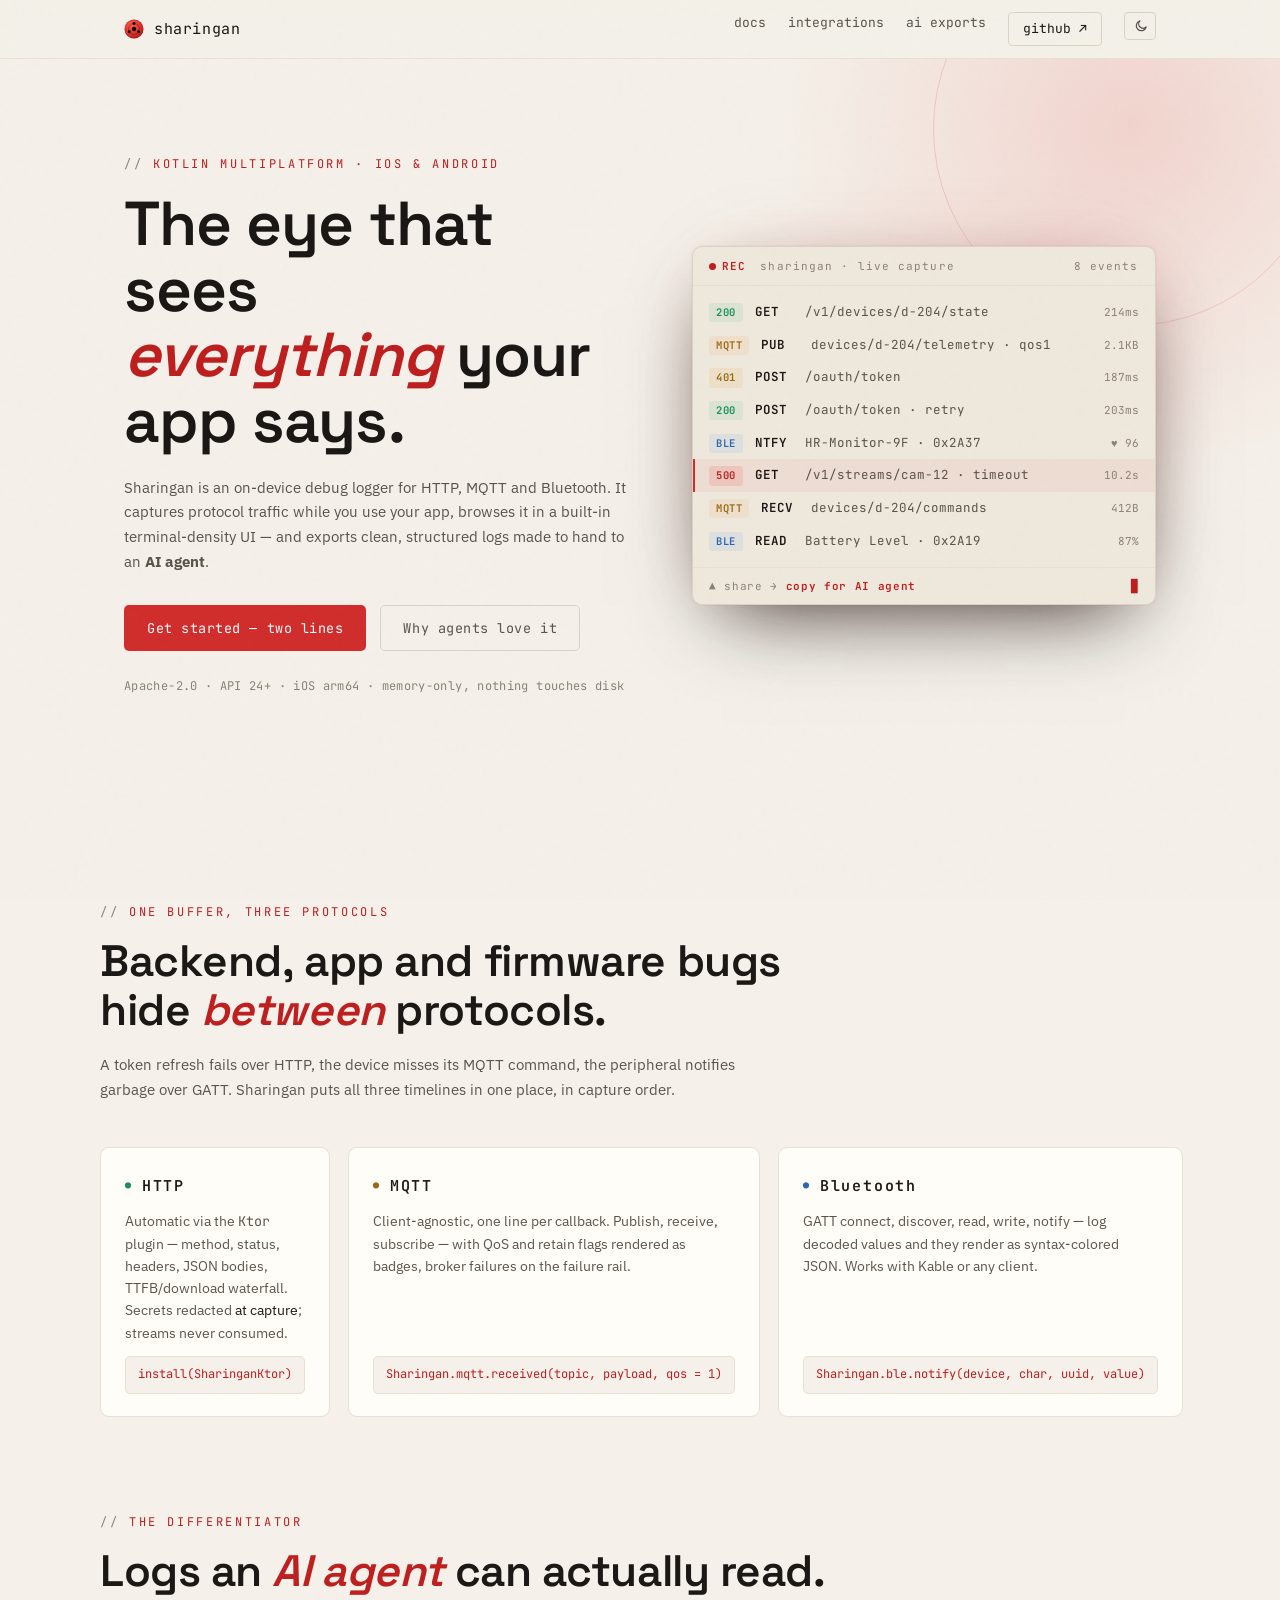
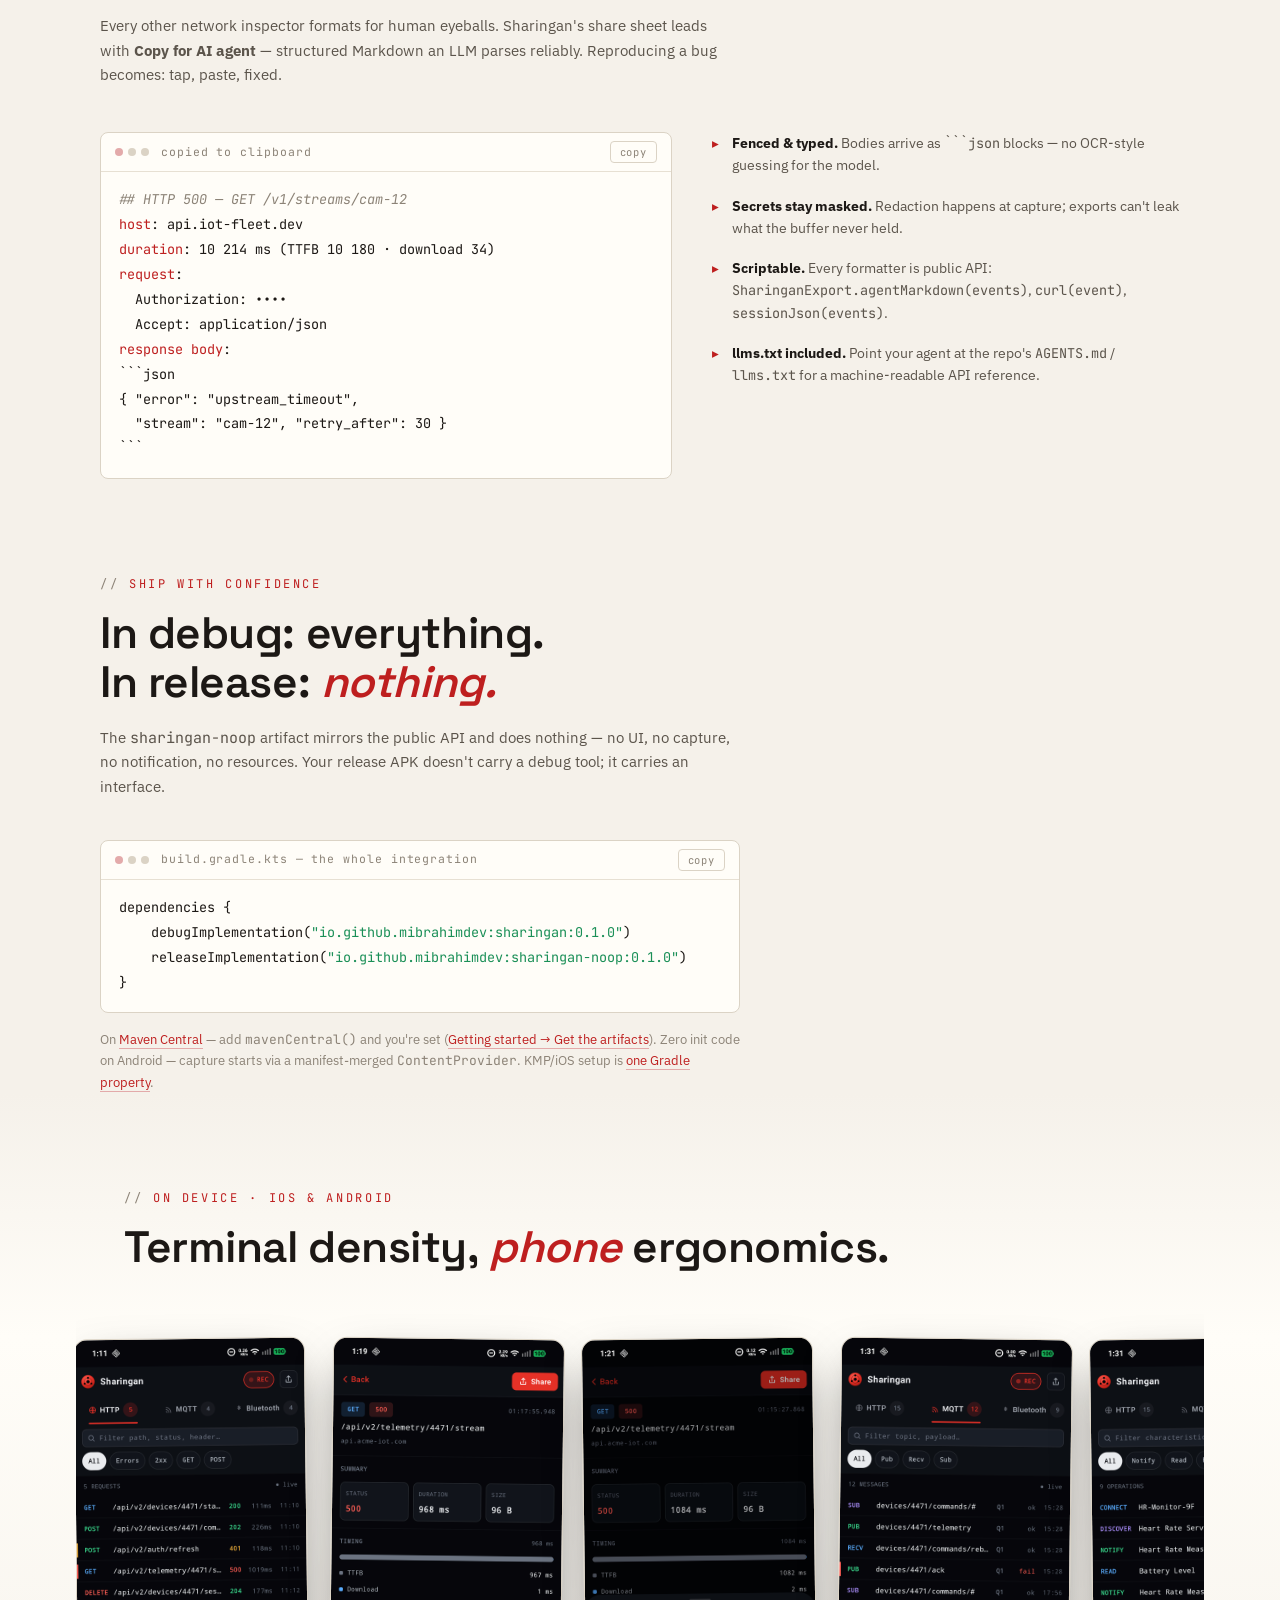
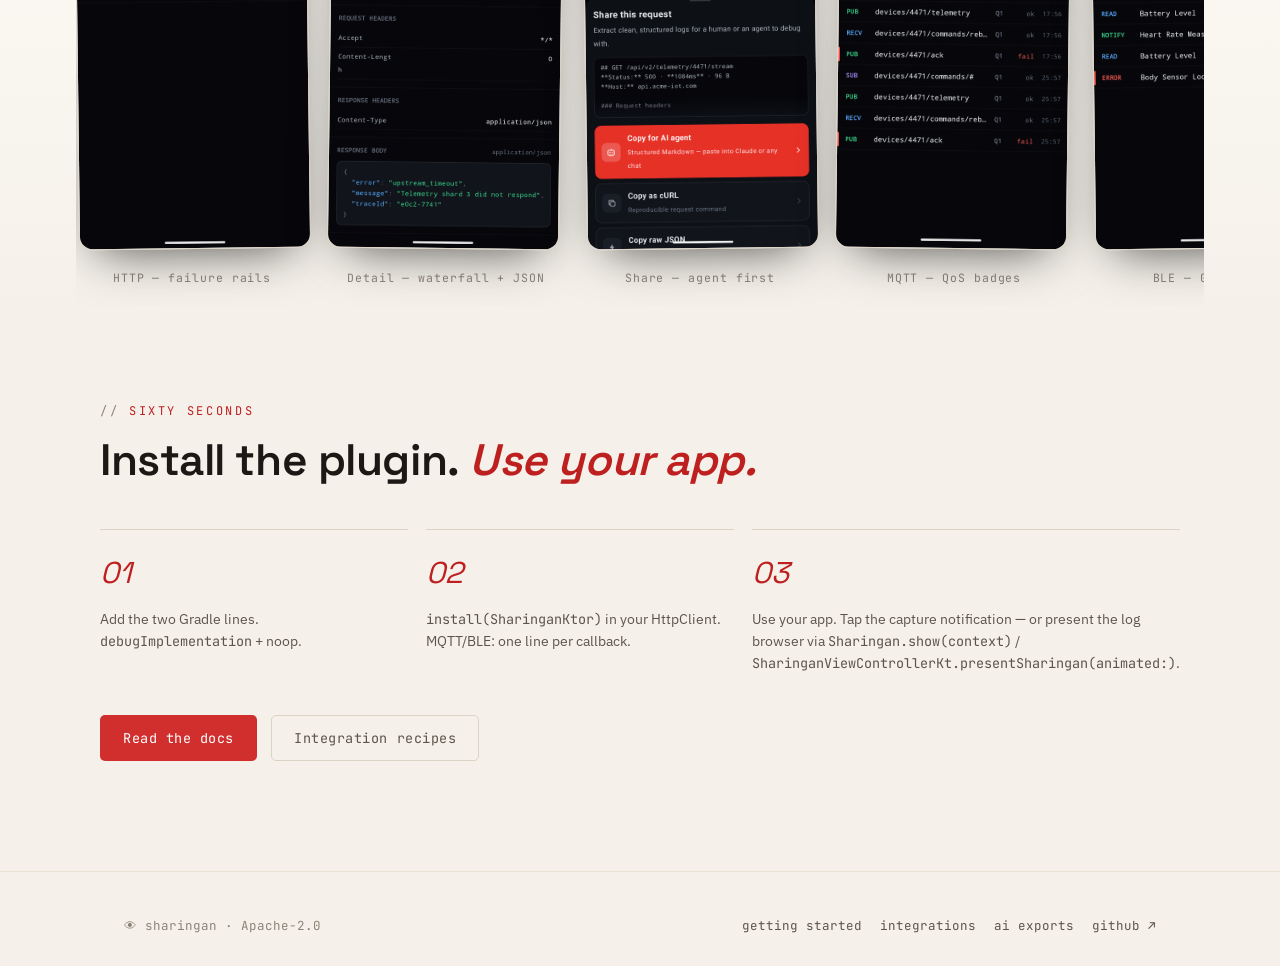
<file: site/index.html>
<!DOCTYPE html>
<html lang="en">
<head>
<meta charset="UTF-8">
<meta name="viewport" content="width=device-width, initial-scale=1.0">
<script>(function(){try{var t=localStorage.getItem("sharingan-theme");if(t!=="light"&&t!=="dark")t=(window.matchMedia&&window.matchMedia("(prefers-color-scheme: light)").matches)?"light":"dark";document.documentElement.setAttribute("data-theme",t);}catch(e){}})();</script>
<title>Sharingan — see everything your app says. HTTP · MQTT · BLE logging for Kotlin Multiplatform</title>
<meta name="description" content="Sharingan is an on-device debug logger for Kotlin Multiplatform. Live HTTP, MQTT and Bluetooth capture on iOS & Android, with exports built for AI agents. Zero release impact.">
<link rel="preconnect" href="https://fonts.googleapis.com">
<link rel="preconnect" href="https://fonts.gstatic.com" crossorigin>
<link href="https://fonts.googleapis.com/css2?family=IBM+Plex+Sans:ital,wght@0,400;0,500;0,600;1,400&family=JetBrains+Mono:wght@400;500;600;700&family=Space+Grotesk:wght@400;500;600;700&display=swap" rel="stylesheet">
<link rel="stylesheet" href="assets/style.css">
<link rel="stylesheet" href="assets/landing.css">
<link rel="icon" href="data:image/svg+xml,%3Csvg%20xmlns%3D%27http%3A%2F%2Fwww.w3.org%2F2000%2Fsvg%27%20viewBox%3D%270%200%2040%2040%27%3E%3Cdefs%3E%3CradialGradient%20id%3D%27i%27%20cx%3D%2715.44%27%20cy%3D%2712.4%27%20r%3D%2730.4%27%20gradientUnits%3D%27userSpaceOnUse%27%3E%3Cstop%20offset%3D%270%27%20stop-color%3D%27%23FF5A4E%27%2F%3E%3Cstop%20offset%3D%270.55%27%20stop-color%3D%27%23E5342B%27%2F%3E%3Cstop%20offset%3D%271%27%20stop-color%3D%27%23A21C16%27%2F%3E%3C%2FradialGradient%3E%3C%2Fdefs%3E%3Ccircle%20cx%3D%2720%27%20cy%3D%2720%27%20r%3D%2719%27%20fill%3D%27url%28%23i%29%27%2F%3E%3Ccircle%20cx%3D%2720%27%20cy%3D%2720%27%20r%3D%274.6%27%20fill%3D%27%230B0C0F%27%2F%3E%3Ccircle%20cx%3D%2720%27%20cy%3D%279.17%27%20r%3D%273%27%20fill%3D%27%230B0C0F%27%2F%3E%3Ccircle%20cx%3D%2729.38%27%20cy%3D%2725.42%27%20r%3D%273%27%20fill%3D%27%230B0C0F%27%2F%3E%3Ccircle%20cx%3D%2710.62%27%20cy%3D%2725.42%27%20r%3D%273%27%20fill%3D%27%230B0C0F%27%2F%3E%3C%2Fsvg%3E">
</head>
<body>

<nav class="nav">
  <div class="nav-inner">
    <a class="nav-brand" href="index.html">
      <svg class="eye" viewBox="0 0 40 40" aria-hidden="true"><defs><radialGradient id="sharingan-iris" cx="15.44" cy="12.4" r="30.4" gradientUnits="userSpaceOnUse"><stop offset="0" stop-color="#FF5A4E"/><stop offset="0.55" stop-color="#E5342B"/><stop offset="1" stop-color="#A21C16"/></radialGradient></defs><circle cx="20" cy="20" r="19" fill="url(#sharingan-iris)"/><circle cx="20" cy="20" r="18.34" fill="none" stroke="#0B0C0F" stroke-opacity="0.22" stroke-width="1.33"/><circle cx="20" cy="20" r="10.83" fill="none" stroke="#0B0C0F" stroke-opacity="0.55" stroke-width="1.24"/><circle cx="20" cy="20" r="4.37" fill="#0B0C0F"/><circle cx="20" cy="9.17" r="2.95" fill="#0B0C0F"/><circle cx="29.38" cy="25.42" r="2.95" fill="#0B0C0F"/><circle cx="10.62" cy="25.42" r="2.95" fill="#0B0C0F"/></svg>
      sharingan
    </a>
    <div class="nav-links">
      <a href="docs/getting-started.html">docs</a>
      <a href="docs/integrations.html" class="hide-sm">integrations</a>
      <a href="docs/ai-exports.html" class="hide-sm">ai&nbsp;exports</a>
      <a class="nav-gh" href="https://github.com/mibrahimdev/Sharingan">github&nbsp;↗</a>
      <button class="theme-toggle" id="theme-toggle" type="button" aria-label="Toggle light and dark theme" title="Toggle theme"><svg class="ic-sun" viewBox="0 0 24 24" aria-hidden="true"><circle cx="12" cy="12" r="4"/><path d="M12 2v2M12 20v2M2 12h2M20 12h2M4.9 4.9l1.4 1.4M17.7 17.7l1.4 1.4M19.1 4.9l-1.4 1.4M6.3 17.7l-1.4 1.4"/></svg><svg class="ic-moon" viewBox="0 0 24 24" aria-hidden="true"><path d="M21 12.8A8 8 0 1 1 11.2 3a6 6 0 0 0 9.8 9.8z"/></svg></button>
    </div>
  </div>
</nav>

<!-- ── hero ─────────────────────────────────────────────── -->
<header class="hero">
  <div class="hero-iris" aria-hidden="true"></div>
  <div class="wrap hero-grid">
    <div class="hero-copy">
      <p class="kicker reveal">kotlin multiplatform · ios &amp; android</p>
      <h1 class="reveal d1">The eye that sees<br><em>everything</em> your app says.</h1>
      <p class="lede reveal d2">
        Sharingan is an on-device debug logger for HTTP, MQTT and Bluetooth.
        It captures protocol traffic while you use your app, browses it in a
        built-in terminal-density UI — and exports clean, structured logs made
        to hand to an <strong>AI&nbsp;agent</strong>.
      </p>
      <div class="hero-cta reveal d3">
        <a class="btn btn-primary" href="docs/getting-started.html">Get started — two lines</a>
        <a class="btn btn-ghost" href="#agent">Why agents love it</a>
      </div>
      <p class="hero-meta reveal d4">Apache-2.0 · API 24+ · iOS arm64 · memory-only, nothing touches disk</p>
    </div>

    <!-- animated live-capture panel -->
    <div class="capture reveal d2" aria-hidden="true">
      <div class="capture-head">
        <span class="rec"><i></i>REC</span>
        <span class="capture-title">sharingan · live capture</span>
        <span class="capture-count" id="cap-count">0 events</span>
      </div>
      <div class="capture-body">
        <div class="row http"><span class="badge ok">200</span><span class="verb">GET</span><span class="path">/v1/devices/d-204/state</span><span class="ms">214ms</span></div>
        <div class="row mqtt"><span class="badge proto">MQTT</span><span class="verb">PUB</span><span class="path">devices/d-204/telemetry · qos1</span><span class="ms">2.1KB</span></div>
        <div class="row http"><span class="badge warn">401</span><span class="verb">POST</span><span class="path">/oauth/token</span><span class="ms">187ms</span></div>
        <div class="row http"><span class="badge ok">200</span><span class="verb">POST</span><span class="path">/oauth/token · retry</span><span class="ms">203ms</span></div>
        <div class="row ble"><span class="badge proto blue">BLE</span><span class="verb">NTFY</span><span class="path">HR-Monitor-9F · 0x2A37</span><span class="ms">♥ 96</span></div>
        <div class="row http err"><span class="badge bad">500</span><span class="verb">GET</span><span class="path">/v1/streams/cam-12 · timeout</span><span class="ms">10.2s</span></div>
        <div class="row mqtt"><span class="badge proto">MQTT</span><span class="verb">RECV</span><span class="path">devices/d-204/commands</span><span class="ms">412B</span></div>
        <div class="row ble"><span class="badge proto blue">BLE</span><span class="verb">READ</span><span class="path">Battery Level · 0x2A19</span><span class="ms">87%</span></div>
      </div>
      <div class="capture-foot">
        <span>▲ share → <b>copy for AI agent</b></span>
        <span class="caret">█</span>
      </div>
    </div>
  </div>
</header>

<!-- ── three protocols ──────────────────────────────────── -->
<section class="wrap section">
  <p class="kicker">one buffer, three protocols</p>
  <h2 class="display">Backend, app and firmware bugs<br>hide <em>between</em> protocols.</h2>
  <p class="lede">A token refresh fails over HTTP, the device misses its MQTT command, the
  peripheral notifies garbage over GATT. Sharingan puts all three timelines in one place,
  in capture order.</p>

  <div class="proto-grid">
    <article class="proto-card">
      <h3><span class="tick ok-t">●</span> HTTP</h3>
      <p>Automatic via the <code>Ktor</code> plugin — method, status, headers, JSON bodies,
      TTFB/download waterfall. Secrets redacted <em>at capture</em>; streams never consumed.</p>
      <code class="proto-snippet">install(SharinganKtor)</code>
    </article>
    <article class="proto-card">
      <h3><span class="tick warn-t">●</span> MQTT</h3>
      <p>Client-agnostic, one line per callback. Publish, receive, subscribe — with QoS
      and retain flags rendered as badges, broker failures on the failure rail.</p>
      <code class="proto-snippet">Sharingan.mqtt.received(topic, payload, qos = 1)</code>
    </article>
    <article class="proto-card">
      <h3><span class="tick info-t">●</span> Bluetooth</h3>
      <p>GATT connect, discover, read, write, notify — log decoded values and they render
      as syntax-colored JSON. Works with Kable or any client.</p>
      <code class="proto-snippet">Sharingan.ble.notify(device, char, uuid, value)</code>
    </article>
  </div>
</section>

<!-- ── agent section ────────────────────────────────────── -->
<section class="wrap section" id="agent">
  <p class="kicker">the differentiator</p>
  <h2 class="display">Logs an <em>AI agent</em> can actually read.</h2>
  <p class="lede">Every other network inspector formats for human eyeballs. Sharingan's
  share sheet leads with <strong>Copy for AI agent</strong> — structured Markdown an LLM
  parses reliably. Reproducing a bug becomes: tap, paste, fixed.</p>

  <div class="agent-grid">
    <div class="codeblock">
      <div class="cb-head"><div class="dots"><i></i><i></i><i></i></div>copied to clipboard<button class="cb-copy" data-copy="agent">copy</button></div>
      <pre id="copy-agent"><code><span class="c">## HTTP 500 — GET /v1/streams/cam-12</span>
<span class="k">host</span>: api.iot-fleet.dev
<span class="k">duration</span>: 10 214 ms (TTFB 10 180 · download 34)
<span class="k">request</span>:
  Authorization: ••••
  Accept: application/json
<span class="k">response body</span>:
```json
{ "error": "upstream_timeout",
  "stream": "cam-12", "retry_after": 30 }
```</code></pre>
    </div>
    <ul class="agent-points">
      <li><b>Fenced &amp; typed.</b> Bodies arrive as <code>```json</code> blocks — no OCR-style guessing for the model.</li>
      <li><b>Secrets stay masked.</b> Redaction happens at capture; exports can't leak what the buffer never held.</li>
      <li><b>Scriptable.</b> Every formatter is public API: <code>SharinganExport.agentMarkdown(events)</code>, <code>curl(event)</code>, <code>sessionJson(events)</code>.</li>
      <li><b>llms.txt included.</b> Point your agent at the repo's <code>AGENTS.md</code> / <code>llms.txt</code> for a machine-readable API reference.</li>
    </ul>
  </div>
</section>

<!-- ── zero release impact ──────────────────────────────── -->
<section class="wrap section">
  <p class="kicker">ship with confidence</p>
  <h2 class="display">In debug: everything.<br>In release: <em>nothing.</em></h2>
  <p class="lede">The <code>sharingan-noop</code> artifact mirrors the public API and does
  nothing — no UI, no capture, no notification, no resources. Your release APK doesn't
  carry a debug tool; it carries an interface.</p>

  <div class="codeblock noop-block">
    <div class="cb-head"><div class="dots"><i></i><i></i><i></i></div>build.gradle.kts — the whole integration<button class="cb-copy" data-copy="gradle">copy</button></div>
    <pre id="copy-gradle"><code>dependencies {
    debugImplementation(<span class="s">"io.github.mibrahimdev:sharingan:0.1.0"</span>)
    releaseImplementation(<span class="s">"io.github.mibrahimdev:sharingan-noop:0.1.0"</span>)
}</code></pre>
  </div>
  <p class="noop-note">On <a href="https://central.sonatype.com/artifact/io.github.mibrahimdev/sharingan">Maven Central</a> — add <code>mavenCentral()</code> and you're set (<a href="docs/getting-started.html#install">Getting started → Get the artifacts</a>). Zero init code on Android — capture starts via a manifest-merged
  <code>ContentProvider</code>. KMP/iOS setup is <a href="docs/getting-started.html">one Gradle property</a>.</p>
</section>

<!-- ── screenshots ──────────────────────────────────────── -->
<section class="section gallery-section">
  <div class="wrap">
    <p class="kicker">on device · ios &amp; android</p>
    <h2 class="display">Terminal density, <em>phone</em> ergonomics.</h2>
  </div>
  <div class="gallery">
    <figure><img src="assets/screenshots/home-dark.png" loading="lazy" alt="HTTP tab — live list with failure rails"><figcaption>HTTP — failure rails</figcaption></figure>
    <figure><img src="assets/screenshots/detail-error.png" loading="lazy" alt="500 error detail with timing waterfall and JSON body"><figcaption>Detail — waterfall + JSON</figcaption></figure>
    <figure><img src="assets/screenshots/share-sheet.png" loading="lazy" alt="Share sheet with Copy for AI agent first"><figcaption>Share — agent first</figcaption></figure>
    <figure><img src="assets/screenshots/mqtt-dark.png" loading="lazy" alt="MQTT tab with QoS badges"><figcaption>MQTT — QoS badges</figcaption></figure>
    <figure><img src="assets/screenshots/ble-dark.png" loading="lazy" alt="Bluetooth tab with GATT operations"><figcaption>BLE — GATT ops</figcaption></figure>
    <figure><img src="assets/screenshots/home-light.png" loading="lazy" alt="Light mode home"><figcaption>Light — follows system</figcaption></figure>
    <figure><img src="assets/screenshots/ios/ios-home-dark.png" loading="lazy" alt="Sharingan on iOS — HTTP tab with failure rails"><figcaption>iOS · HTTP failure rails</figcaption></figure>
    <figure><img src="assets/screenshots/ios/ios-detail-error.png" loading="lazy" alt="iOS 500 error detail with timing waterfall and JSON body"><figcaption>iOS · detail waterfall</figcaption></figure>
    <figure><img src="assets/screenshots/ios/ios-share-sheet.png" loading="lazy" alt="iOS share sheet with Copy for AI agent first"><figcaption>iOS · share — agent first</figcaption></figure>
    <figure><img src="assets/screenshots/ios/ios-mqtt-dark.png" loading="lazy" alt="iOS MQTT tab with QoS badges"><figcaption>iOS · MQTT QoS</figcaption></figure>
    <figure><img src="assets/screenshots/ios/ios-ble-dark.png" loading="lazy" alt="iOS Bluetooth tab with GATT operations"><figcaption>iOS · BLE GATT</figcaption></figure>
    <figure><img src="assets/screenshots/ios/ios-home-light.png" loading="lazy" alt="Sharingan on iOS — HTTP tab in light mode"><figcaption>iOS · light mode</figcaption></figure>
  </div>
</section>

<!-- ── quickstart strip ─────────────────────────────────── -->
<section class="wrap section quickstart">
  <p class="kicker">sixty seconds</p>
  <h2 class="display">Install the plugin. <em>Use your app.</em></h2>
  <div class="qs-steps">
    <div class="qs-step"><span class="qs-n">01</span><p>Add the two Gradle lines.<br><code>debugImplementation</code> + noop.</p></div>
    <div class="qs-step"><span class="qs-n">02</span><p><code>install(SharinganKtor)</code> in your HttpClient. MQTT/BLE: one line per callback.</p></div>
    <div class="qs-step"><span class="qs-n">03</span><p>Use your app. Tap the capture notification — or present the log browser via <code>Sharingan.show(context)</code> / <code>SharinganViewControllerKt.presentSharingan(animated:)</code>.</p></div>
  </div>
  <div class="hero-cta">
    <a class="btn btn-primary" href="docs/getting-started.html">Read the docs</a>
    <a class="btn btn-ghost" href="docs/integrations.html">Integration recipes</a>
  </div>
</section>

<footer>
  <div class="wrap">
    <span>👁 sharingan · Apache-2.0</span>
    <span class="spacer"></span>
    <a href="docs/getting-started.html">getting started</a>
    <a href="docs/integrations.html">integrations</a>
    <a href="docs/ai-exports.html">ai exports</a>
    <a href="https://github.com/mibrahimdev/Sharingan">github ↗</a>
  </div>
</footer>

<script src="assets/site.js" defer></script>
</body>
</html>
</file>
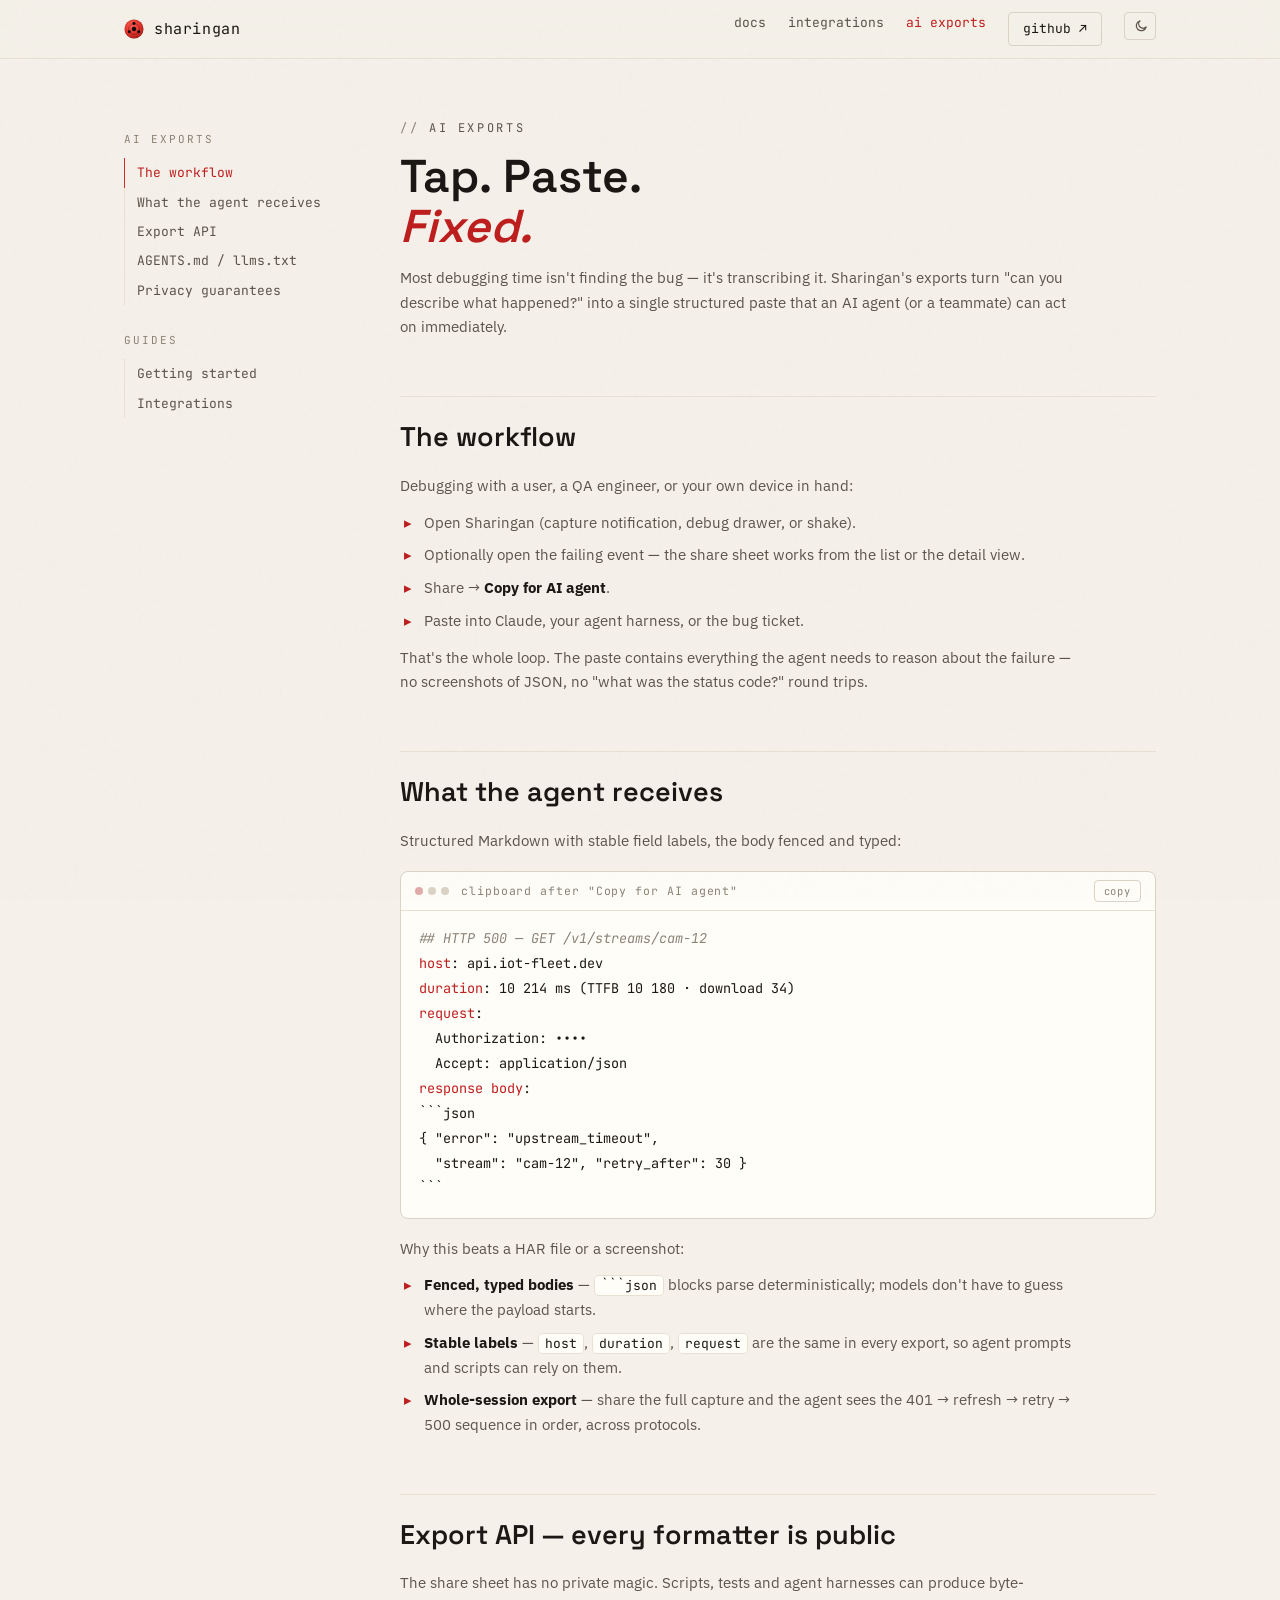
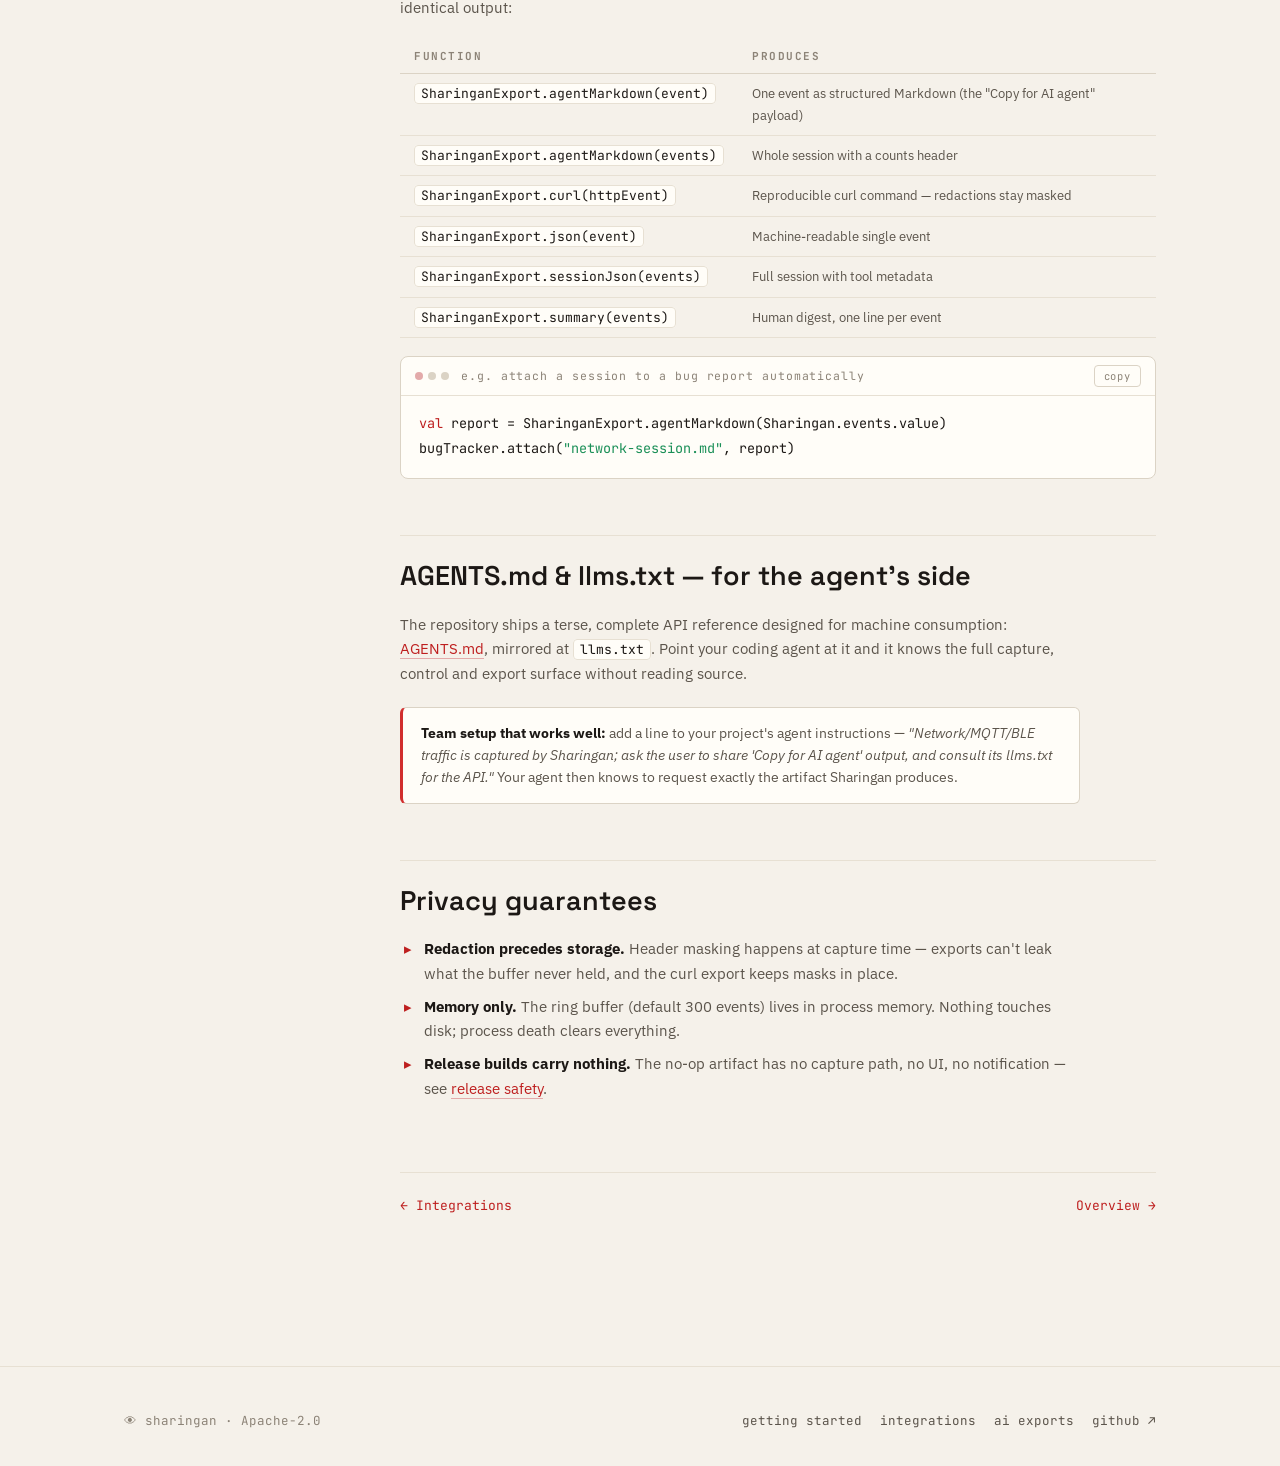
<file: site/docs/ai-exports.html>
<!DOCTYPE html>
<html lang="en">
<head>
<meta charset="UTF-8">
<meta name="viewport" content="width=device-width, initial-scale=1.0">
<script>(function(){try{var t=localStorage.getItem("sharingan-theme");if(t!=="light"&&t!=="dark")t=(window.matchMedia&&window.matchMedia("(prefers-color-scheme: light)").matches)?"light":"dark";document.documentElement.setAttribute("data-theme",t);}catch(e){}})();</script>
<title>AI exports — Sharingan docs</title>
<meta name="description" content="Sharingan exports structured Markdown, curl and JSON built for AI agents — Copy for AI agent, public formatter API, llms.txt reference.">
<link rel="preconnect" href="https://fonts.googleapis.com">
<link rel="preconnect" href="https://fonts.gstatic.com" crossorigin>
<link href="https://fonts.googleapis.com/css2?family=IBM+Plex+Sans:ital,wght@0,400;0,500;0,600;1,400&family=JetBrains+Mono:wght@400;500;600;700&family=Space+Grotesk:wght@400;500;600;700&display=swap" rel="stylesheet">
<link rel="stylesheet" href="../assets/style.css">
<link rel="stylesheet" href="../assets/docs.css">
<link rel="icon" href="data:image/svg+xml,%3Csvg%20xmlns%3D%27http%3A%2F%2Fwww.w3.org%2F2000%2Fsvg%27%20viewBox%3D%270%200%2040%2040%27%3E%3Cdefs%3E%3CradialGradient%20id%3D%27i%27%20cx%3D%2715.44%27%20cy%3D%2712.4%27%20r%3D%2730.4%27%20gradientUnits%3D%27userSpaceOnUse%27%3E%3Cstop%20offset%3D%270%27%20stop-color%3D%27%23FF5A4E%27%2F%3E%3Cstop%20offset%3D%270.55%27%20stop-color%3D%27%23E5342B%27%2F%3E%3Cstop%20offset%3D%271%27%20stop-color%3D%27%23A21C16%27%2F%3E%3C%2FradialGradient%3E%3C%2Fdefs%3E%3Ccircle%20cx%3D%2720%27%20cy%3D%2720%27%20r%3D%2719%27%20fill%3D%27url%28%23i%29%27%2F%3E%3Ccircle%20cx%3D%2720%27%20cy%3D%2720%27%20r%3D%274.6%27%20fill%3D%27%230B0C0F%27%2F%3E%3Ccircle%20cx%3D%2720%27%20cy%3D%279.17%27%20r%3D%273%27%20fill%3D%27%230B0C0F%27%2F%3E%3Ccircle%20cx%3D%2729.38%27%20cy%3D%2725.42%27%20r%3D%273%27%20fill%3D%27%230B0C0F%27%2F%3E%3Ccircle%20cx%3D%2710.62%27%20cy%3D%2725.42%27%20r%3D%273%27%20fill%3D%27%230B0C0F%27%2F%3E%3C%2Fsvg%3E">
</head>
<body>

<nav class="nav">
  <div class="nav-inner">
    <a class="nav-brand" href="../index.html">
      <svg class="eye" viewBox="0 0 40 40" aria-hidden="true"><defs><radialGradient id="sharingan-iris" cx="15.44" cy="12.4" r="30.4" gradientUnits="userSpaceOnUse"><stop offset="0" stop-color="#FF5A4E"/><stop offset="0.55" stop-color="#E5342B"/><stop offset="1" stop-color="#A21C16"/></radialGradient></defs><circle cx="20" cy="20" r="19" fill="url(#sharingan-iris)"/><circle cx="20" cy="20" r="18.34" fill="none" stroke="#0B0C0F" stroke-opacity="0.22" stroke-width="1.33"/><circle cx="20" cy="20" r="10.83" fill="none" stroke="#0B0C0F" stroke-opacity="0.55" stroke-width="1.24"/><circle cx="20" cy="20" r="4.37" fill="#0B0C0F"/><circle cx="20" cy="9.17" r="2.95" fill="#0B0C0F"/><circle cx="29.38" cy="25.42" r="2.95" fill="#0B0C0F"/><circle cx="10.62" cy="25.42" r="2.95" fill="#0B0C0F"/></svg>
      sharingan
    </a>
    <div class="nav-links">
      <a href="getting-started.html">docs</a>
      <a href="integrations.html" class="hide-sm">integrations</a>
      <a href="ai-exports.html" class="active hide-sm">ai&nbsp;exports</a>
      <a class="nav-gh" href="https://github.com/mibrahimdev/Sharingan">github&nbsp;↗</a>
      <button class="theme-toggle" id="theme-toggle" type="button" aria-label="Toggle light and dark theme" title="Toggle theme"><svg class="ic-sun" viewBox="0 0 24 24" aria-hidden="true"><circle cx="12" cy="12" r="4"/><path d="M12 2v2M12 20v2M2 12h2M20 12h2M4.9 4.9l1.4 1.4M17.7 17.7l1.4 1.4M19.1 4.9l-1.4 1.4M6.3 17.7l-1.4 1.4"/></svg><svg class="ic-moon" viewBox="0 0 24 24" aria-hidden="true"><path d="M21 12.8A8 8 0 1 1 11.2 3a6 6 0 0 0 9.8 9.8z"/></svg></button>
    </div>
  </div>
</nav>

<div class="docs-grid">
  <aside class="docs-side">
    <div class="side-group">
      <p class="side-title">AI exports</p>
      <a href="#workflow" class="here">The workflow</a>
      <a href="#format">What the agent receives</a>
      <a href="#api">Export API</a>
      <a href="#agents-md">AGENTS.md / llms.txt</a>
      <a href="#privacy">Privacy guarantees</a>
    </div>
    <div class="side-group">
      <p class="side-title">Guides</p>
      <a href="getting-started.html">Getting started</a>
      <a href="integrations.html">Integrations</a>
    </div>
  </aside>

  <main class="docs-main">
    <p class="kicker">ai exports</p>
    <h1>Tap. Paste.<br><em>Fixed.</em></h1>
    <p class="lede">Most debugging time isn't finding the bug — it's transcribing it.
    Sharingan's exports turn "can you describe what happened?" into a single structured
    paste that an AI agent (or a teammate) can act on immediately.</p>

    <h2 id="workflow">The workflow</h2>
    <p>Debugging with a user, a QA engineer, or your own device in hand:</p>
    <ul>
      <li>Open Sharingan (capture notification, debug drawer, or shake).</li>
      <li>Optionally open the failing event — the share sheet works from the list or the detail view.</li>
      <li>Share → <b>Copy for AI agent</b>.</li>
      <li>Paste into Claude, your agent harness, or the bug ticket.</li>
    </ul>
    <p>That's the whole loop. The paste contains everything the agent needs to reason
    about the failure — no screenshots of JSON, no "what was the status code?" round trips.</p>

    <h2 id="format">What the agent receives</h2>
    <p>Structured Markdown with stable field labels, the body fenced and typed:</p>
    <div class="codeblock">
      <div class="cb-head"><div class="dots"><i></i><i></i><i></i></div>clipboard after "Copy for AI agent"<button class="cb-copy" data-copy="md">copy</button></div>
      <pre id="copy-md"><code><span class="c">## HTTP 500 — GET /v1/streams/cam-12</span>
<span class="k">host</span>: api.iot-fleet.dev
<span class="k">duration</span>: 10 214 ms (TTFB 10 180 · download 34)
<span class="k">request</span>:
  Authorization: ••••
  Accept: application/json
<span class="k">response body</span>:
```json
{ "error": "upstream_timeout",
  "stream": "cam-12", "retry_after": 30 }
```</code></pre>
    </div>
    <p>Why this beats a HAR file or a screenshot:</p>
    <ul>
      <li><b>Fenced, typed bodies</b> — <code>```json</code> blocks parse deterministically;
      models don't have to guess where the payload starts.</li>
      <li><b>Stable labels</b> — <code>host</code>, <code>duration</code>,
      <code>request</code> are the same in every export, so agent prompts and scripts can
      rely on them.</li>
      <li><b>Whole-session export</b> — share the full capture and the agent sees the 401 →
      refresh → retry → 500 sequence in order, across protocols.</li>
    </ul>

    <h2 id="api">Export API — every formatter is public</h2>
    <p>The share sheet has no private magic. Scripts, tests and agent harnesses can produce
    byte-identical output:</p>
    <table class="api">
      <tr><th>Function</th><th>Produces</th></tr>
      <tr><td><code>SharinganExport.agentMarkdown(event)</code></td><td>One event as structured Markdown (the "Copy for AI agent" payload)</td></tr>
      <tr><td><code>SharinganExport.agentMarkdown(events)</code></td><td>Whole session with a counts header</td></tr>
      <tr><td><code>SharinganExport.curl(httpEvent)</code></td><td>Reproducible curl command — redactions stay masked</td></tr>
      <tr><td><code>SharinganExport.json(event)</code></td><td>Machine-readable single event</td></tr>
      <tr><td><code>SharinganExport.sessionJson(events)</code></td><td>Full session with tool metadata</td></tr>
      <tr><td><code>SharinganExport.summary(events)</code></td><td>Human digest, one line per event</td></tr>
    </table>
    <div class="codeblock">
      <div class="cb-head"><div class="dots"><i></i><i></i><i></i></div>e.g. attach a session to a bug report automatically<button class="cb-copy" data-copy="exapi">copy</button></div>
      <pre id="copy-exapi"><code><span class="k">val</span> report = SharinganExport.agentMarkdown(Sharingan.events.value)
bugTracker.attach(<span class="s">"network-session.md"</span>, report)</code></pre>
    </div>

    <h2 id="agents-md">AGENTS.md &amp; llms.txt — for the agent's side</h2>
    <p>The repository ships a terse, complete API reference designed for machine
    consumption: <a href="https://github.com/mibrahimdev/Sharingan/blob/main/AGENTS.md">AGENTS.md</a>,
    mirrored at <code>llms.txt</code>. Point your coding agent at it and it knows the full
    capture, control and export surface without reading source.</p>
    <div class="callout"><b>Team setup that works well:</b> add a line to your project's
    agent instructions — <i>"Network/MQTT/BLE traffic is captured by Sharingan; ask the
    user to share 'Copy for AI agent' output, and consult its llms.txt for the API."</i>
    Your agent then knows to request exactly the artifact Sharingan produces.</div>

    <h2 id="privacy">Privacy guarantees</h2>
    <ul>
      <li><b>Redaction precedes storage.</b> Header masking happens at capture time —
      exports can't leak what the buffer never held, and the curl export keeps masks in
      place.</li>
      <li><b>Memory only.</b> The ring buffer (default 300 events) lives in process memory.
      Nothing touches disk; process death clears everything.</li>
      <li><b>Release builds carry nothing.</b> The no-op artifact has no capture path, no
      UI, no notification — see <a href="getting-started.html#release">release safety</a>.</li>
    </ul>

    <div class="next-prev">
      <a href="integrations.html">← Integrations</a>
      <a href="../index.html">Overview →</a>
    </div>
  </main>
</div>

<footer>
  <div class="wrap">
    <span>👁 sharingan · Apache-2.0</span>
    <span class="spacer"></span>
    <a href="getting-started.html">getting started</a>
    <a href="integrations.html">integrations</a>
    <a href="ai-exports.html">ai exports</a>
    <a href="https://github.com/mibrahimdev/Sharingan">github ↗</a>
  </div>
</footer>

<script src="../assets/site.js" defer></script>
</body>
</html>
</file>
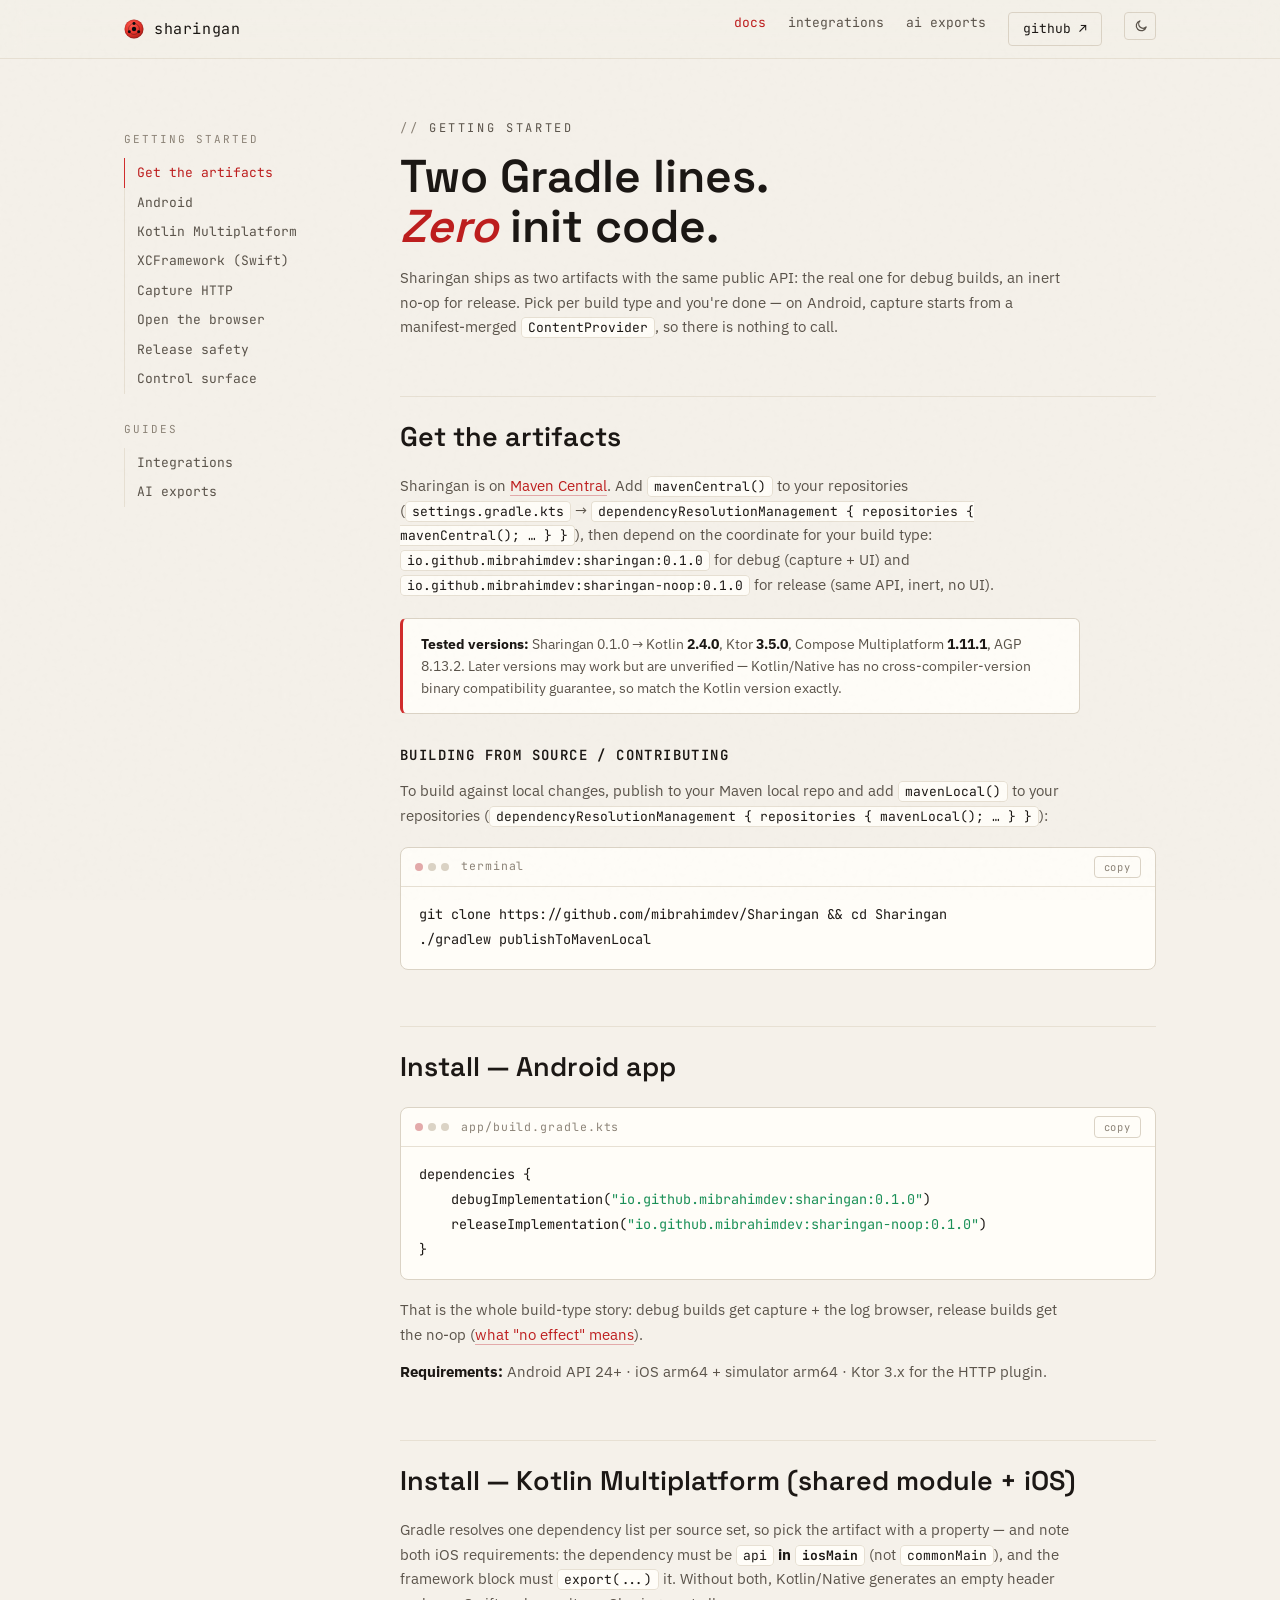
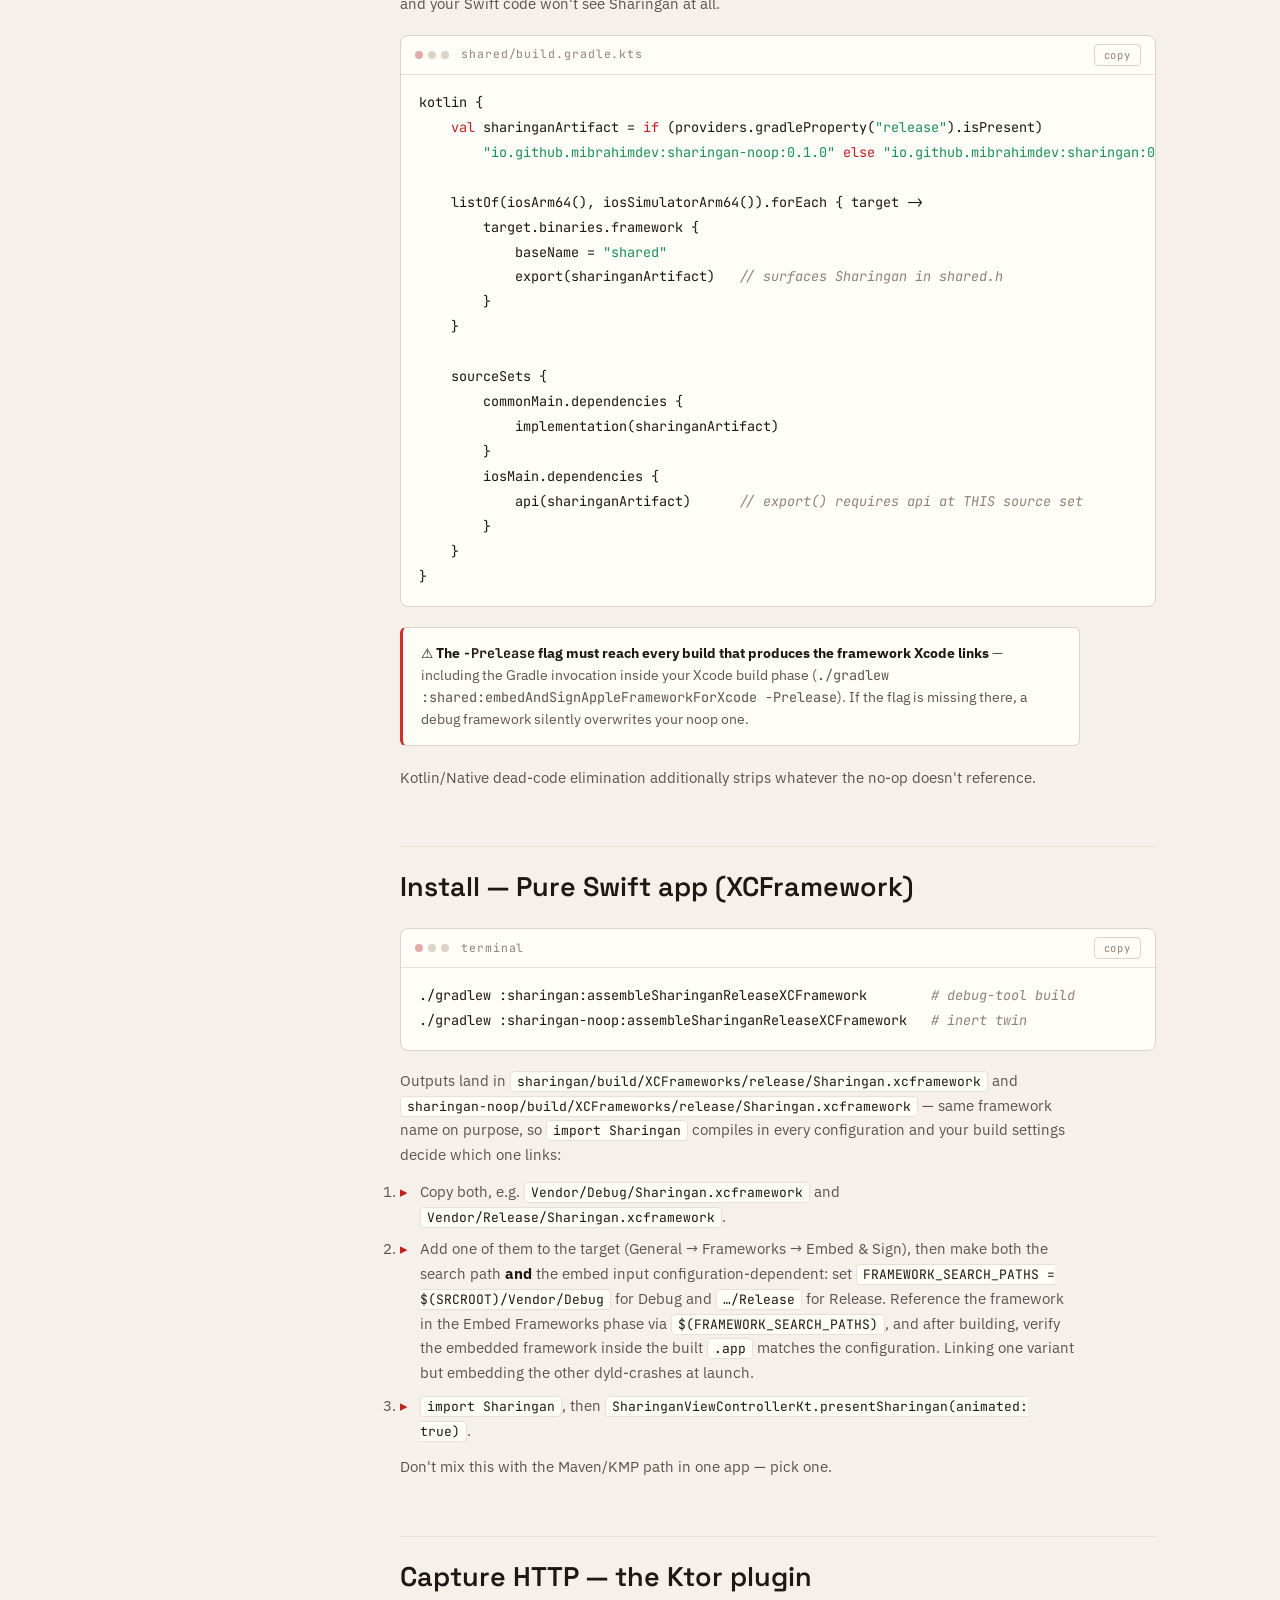
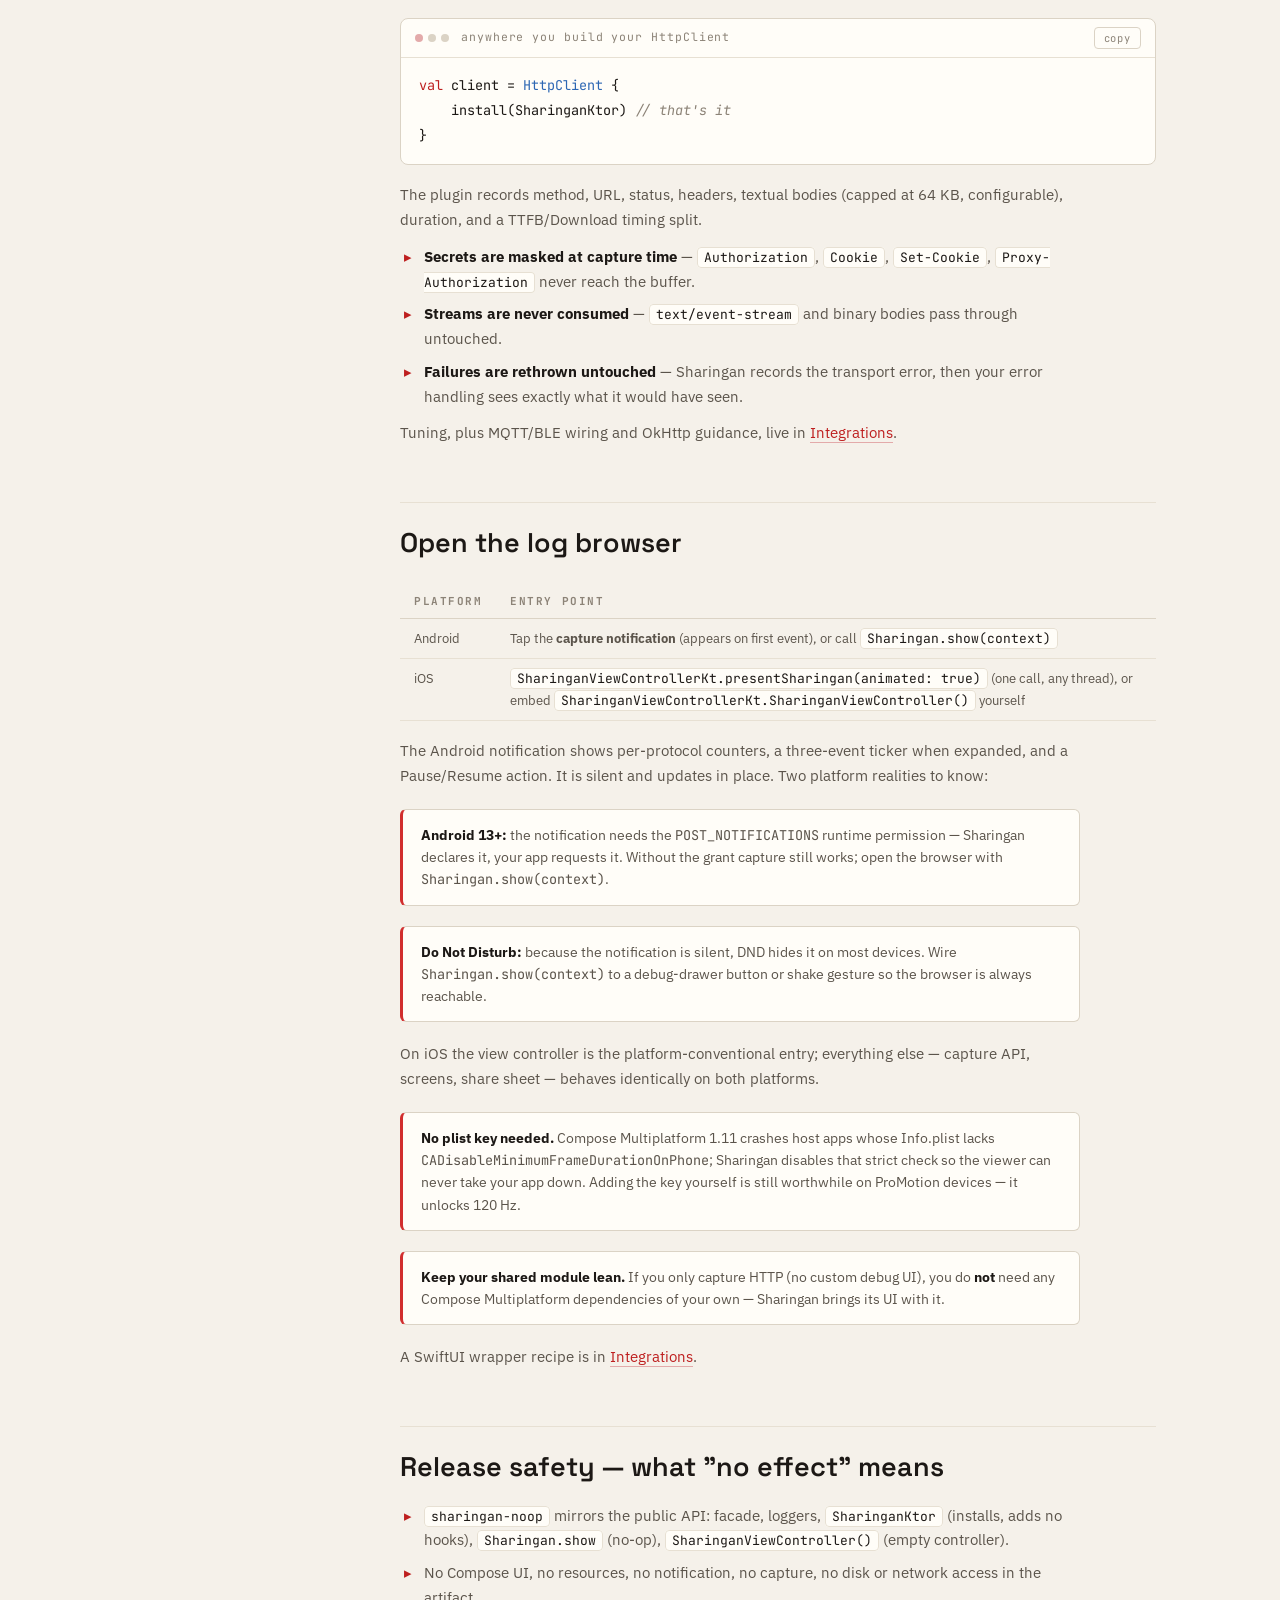
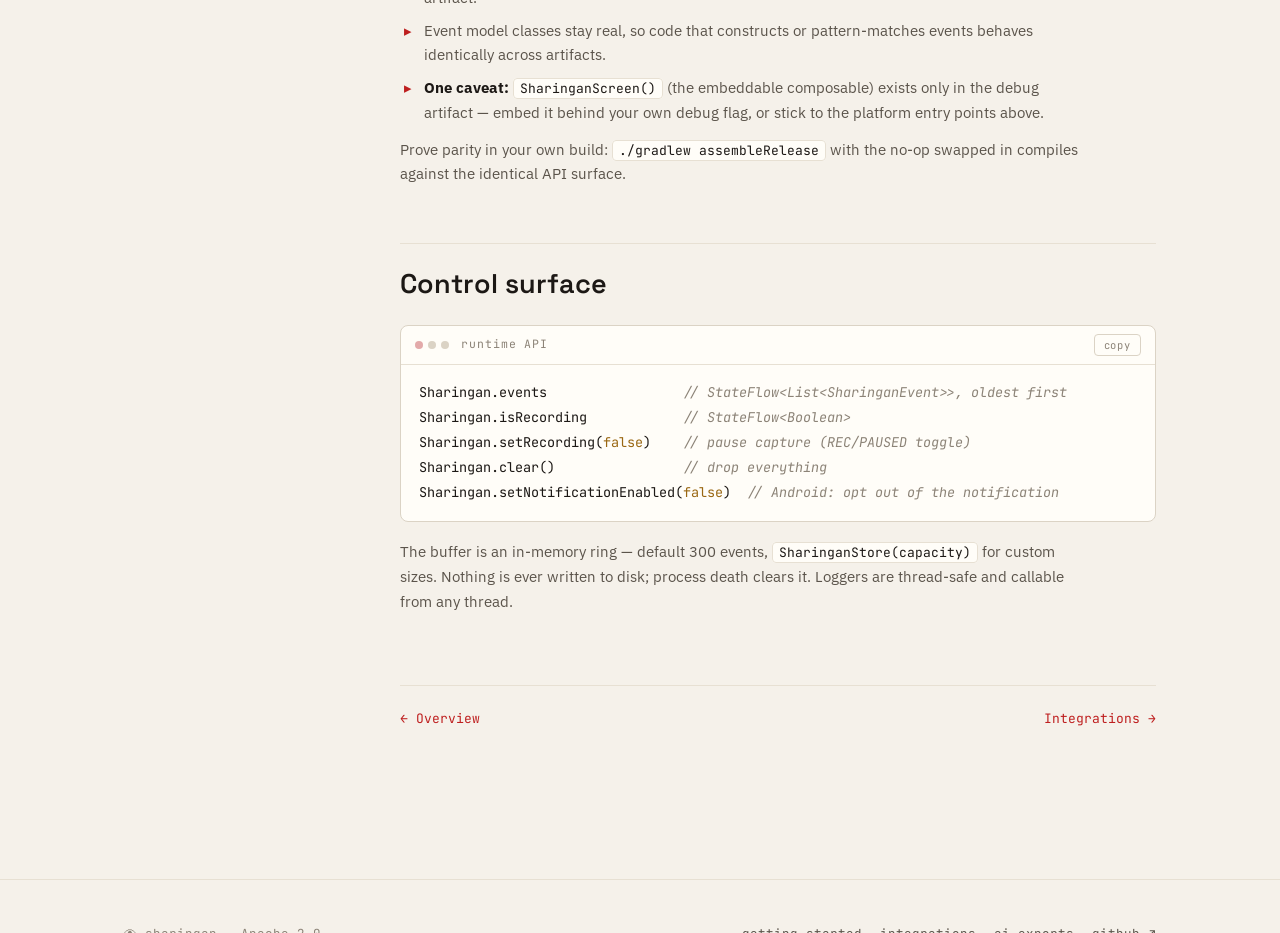
<file: site/docs/getting-started.html>
<!DOCTYPE html>
<html lang="en">
<head>
<meta charset="UTF-8">
<meta name="viewport" content="width=device-width, initial-scale=1.0">
<script>(function(){try{var t=localStorage.getItem("sharingan-theme");if(t!=="light"&&t!=="dark")t=(window.matchMedia&&window.matchMedia("(prefers-color-scheme: light)").matches)?"light":"dark";document.documentElement.setAttribute("data-theme",t);}catch(e){}})();</script>
<title>Getting started — Sharingan docs</title>
<meta name="description" content="Install Sharingan in an Android or Kotlin Multiplatform app in two Gradle lines: debug capture, no-op release artifact, zero init code.">
<link rel="preconnect" href="https://fonts.googleapis.com">
<link rel="preconnect" href="https://fonts.gstatic.com" crossorigin>
<link href="https://fonts.googleapis.com/css2?family=IBM+Plex+Sans:ital,wght@0,400;0,500;0,600;1,400&family=JetBrains+Mono:wght@400;500;600;700&family=Space+Grotesk:wght@400;500;600;700&display=swap" rel="stylesheet">
<link rel="stylesheet" href="../assets/style.css">
<link rel="stylesheet" href="../assets/docs.css">
<link rel="icon" href="data:image/svg+xml,%3Csvg%20xmlns%3D%27http%3A%2F%2Fwww.w3.org%2F2000%2Fsvg%27%20viewBox%3D%270%200%2040%2040%27%3E%3Cdefs%3E%3CradialGradient%20id%3D%27i%27%20cx%3D%2715.44%27%20cy%3D%2712.4%27%20r%3D%2730.4%27%20gradientUnits%3D%27userSpaceOnUse%27%3E%3Cstop%20offset%3D%270%27%20stop-color%3D%27%23FF5A4E%27%2F%3E%3Cstop%20offset%3D%270.55%27%20stop-color%3D%27%23E5342B%27%2F%3E%3Cstop%20offset%3D%271%27%20stop-color%3D%27%23A21C16%27%2F%3E%3C%2FradialGradient%3E%3C%2Fdefs%3E%3Ccircle%20cx%3D%2720%27%20cy%3D%2720%27%20r%3D%2719%27%20fill%3D%27url%28%23i%29%27%2F%3E%3Ccircle%20cx%3D%2720%27%20cy%3D%2720%27%20r%3D%274.6%27%20fill%3D%27%230B0C0F%27%2F%3E%3Ccircle%20cx%3D%2720%27%20cy%3D%279.17%27%20r%3D%273%27%20fill%3D%27%230B0C0F%27%2F%3E%3Ccircle%20cx%3D%2729.38%27%20cy%3D%2725.42%27%20r%3D%273%27%20fill%3D%27%230B0C0F%27%2F%3E%3Ccircle%20cx%3D%2710.62%27%20cy%3D%2725.42%27%20r%3D%273%27%20fill%3D%27%230B0C0F%27%2F%3E%3C%2Fsvg%3E">
</head>
<body>

<nav class="nav">
  <div class="nav-inner">
    <a class="nav-brand" href="../index.html">
      <svg class="eye" viewBox="0 0 40 40" aria-hidden="true"><defs><radialGradient id="sharingan-iris" cx="15.44" cy="12.4" r="30.4" gradientUnits="userSpaceOnUse"><stop offset="0" stop-color="#FF5A4E"/><stop offset="0.55" stop-color="#E5342B"/><stop offset="1" stop-color="#A21C16"/></radialGradient></defs><circle cx="20" cy="20" r="19" fill="url(#sharingan-iris)"/><circle cx="20" cy="20" r="18.34" fill="none" stroke="#0B0C0F" stroke-opacity="0.22" stroke-width="1.33"/><circle cx="20" cy="20" r="10.83" fill="none" stroke="#0B0C0F" stroke-opacity="0.55" stroke-width="1.24"/><circle cx="20" cy="20" r="4.37" fill="#0B0C0F"/><circle cx="20" cy="9.17" r="2.95" fill="#0B0C0F"/><circle cx="29.38" cy="25.42" r="2.95" fill="#0B0C0F"/><circle cx="10.62" cy="25.42" r="2.95" fill="#0B0C0F"/></svg>
      sharingan
    </a>
    <div class="nav-links">
      <a href="getting-started.html" class="active">docs</a>
      <a href="integrations.html" class="hide-sm">integrations</a>
      <a href="ai-exports.html" class="hide-sm">ai&nbsp;exports</a>
      <a class="nav-gh" href="https://github.com/mibrahimdev/Sharingan">github&nbsp;↗</a>
      <button class="theme-toggle" id="theme-toggle" type="button" aria-label="Toggle light and dark theme" title="Toggle theme"><svg class="ic-sun" viewBox="0 0 24 24" aria-hidden="true"><circle cx="12" cy="12" r="4"/><path d="M12 2v2M12 20v2M2 12h2M20 12h2M4.9 4.9l1.4 1.4M17.7 17.7l1.4 1.4M19.1 4.9l-1.4 1.4M6.3 17.7l-1.4 1.4"/></svg><svg class="ic-moon" viewBox="0 0 24 24" aria-hidden="true"><path d="M21 12.8A8 8 0 1 1 11.2 3a6 6 0 0 0 9.8 9.8z"/></svg></button>
    </div>
  </div>
</nav>

<div class="docs-grid">
  <aside class="docs-side">
    <div class="side-group">
      <p class="side-title">Getting started</p>
      <a href="#install" class="here">Get the artifacts</a>
      <a href="#install-android">Android</a>
      <a href="#kmp">Kotlin Multiplatform</a>
      <a href="#xcframework">XCFramework (Swift)</a>
      <a href="#http">Capture HTTP</a>
      <a href="#open">Open the browser</a>
      <a href="#release">Release safety</a>
      <a href="#control">Control surface</a>
    </div>
    <div class="side-group">
      <p class="side-title">Guides</p>
      <a href="integrations.html">Integrations</a>
      <a href="ai-exports.html">AI exports</a>
    </div>
  </aside>

  <main class="docs-main">
    <p class="kicker">getting started</p>
    <h1>Two Gradle lines.<br><em>Zero</em> init code.</h1>
    <p class="lede">Sharingan ships as two artifacts with the same public API: the real one
    for debug builds, an inert no-op for release. Pick per build type and you're done — on
    Android, capture starts from a manifest-merged <code>ContentProvider</code>, so there is
    nothing to call.</p>

    <h2 id="install">Get the artifacts</h2>
    <p>Sharingan is on <a href="https://central.sonatype.com/artifact/io.github.mibrahimdev/sharingan">Maven
    Central</a>. Add <code>mavenCentral()</code> to your repositories
    (<code>settings.gradle.kts</code> →
    <code>dependencyResolutionManagement { repositories { mavenCentral(); … } }</code>), then
    depend on the coordinate for your build type:
    <code>io.github.mibrahimdev:sharingan:0.1.0</code> for debug (capture + UI) and
    <code>io.github.mibrahimdev:sharingan-noop:0.1.0</code> for release (same API, inert,
    no UI).</p>
    <div class="callout"><b>Tested versions:</b> Sharingan 0.1.0 → Kotlin <b>2.4.0</b>,
    Ktor <b>3.5.0</b>, Compose Multiplatform <b>1.11.1</b>, AGP 8.13.2. Later versions may
    work but are unverified — Kotlin/Native has no cross-compiler-version binary
    compatibility guarantee, so match the Kotlin version exactly.</div>

    <h3 id="install-source">Building from source / contributing</h3>
    <p>To build against local changes, publish to your Maven local repo and add
    <code>mavenLocal()</code> to your repositories
    (<code>dependencyResolutionManagement { repositories { mavenLocal(); … } }</code>):</p>
    <div class="codeblock">
      <div class="cb-head"><div class="dots"><i></i><i></i><i></i></div>terminal<button class="cb-copy" data-copy="clone">copy</button></div>
      <pre id="copy-clone"><code>git clone https://github.com/mibrahimdev/Sharingan &amp;&amp; cd Sharingan
./gradlew publishToMavenLocal</code></pre>
    </div>

    <h2 id="install-android">Install — Android app</h2>
    <div class="codeblock">
      <div class="cb-head"><div class="dots"><i></i><i></i><i></i></div>app/build.gradle.kts<button class="cb-copy" data-copy="install">copy</button></div>
      <pre id="copy-install"><code>dependencies {
    debugImplementation(<span class="s">"io.github.mibrahimdev:sharingan:0.1.0"</span>)
    releaseImplementation(<span class="s">"io.github.mibrahimdev:sharingan-noop:0.1.0"</span>)
}</code></pre>
    </div>
    <p>That is the whole build-type story: debug builds get capture + the log browser,
    release builds get the no-op (<a href="#release">what "no effect" means</a>).</p>
    <p><b>Requirements:</b> Android API 24+ · iOS arm64 + simulator arm64 · Ktor 3.x for the
    HTTP plugin.</p>

    <h2 id="kmp">Install — Kotlin Multiplatform (shared module + iOS)</h2>
    <p>Gradle resolves one dependency list per source set, so pick the artifact with a
    property — and note both iOS requirements: the dependency must be <code>api</code> <b>in
    <code>iosMain</code></b> (not <code>commonMain</code>), and the framework block must
    <code>export(...)</code> it. Without both, Kotlin/Native generates an empty header and
    your Swift code won't see Sharingan at all.</p>
    <div class="codeblock">
      <div class="cb-head"><div class="dots"><i></i><i></i><i></i></div>shared/build.gradle.kts<button class="cb-copy" data-copy="kmp">copy</button></div>
      <pre id="copy-kmp"><code>kotlin {
    <span class="k">val</span> sharinganArtifact = <span class="k">if</span> (providers.gradleProperty(<span class="s">"release"</span>).isPresent)
        <span class="s">"io.github.mibrahimdev:sharingan-noop:0.1.0"</span> <span class="k">else</span> <span class="s">"io.github.mibrahimdev:sharingan:0.1.0"</span>

    listOf(iosArm64(), iosSimulatorArm64()).forEach { target -&gt;
        target.binaries.framework {
            baseName = <span class="s">"shared"</span>
            export(sharinganArtifact)   <span class="c">// surfaces Sharingan in shared.h</span>
        }
    }

    sourceSets {
        commonMain.dependencies {
            implementation(sharinganArtifact)
        }
        iosMain.dependencies {
            api(sharinganArtifact)      <span class="c">// export() requires api at THIS source set</span>
        }
    }
}</code></pre>
    </div>
    <div class="callout"><b>⚠ The <code>-Prelease</code> flag must reach every build that
    produces the framework Xcode links</b> — including the Gradle invocation inside your
    Xcode build phase (<code>./gradlew :shared:embedAndSignAppleFrameworkForXcode
    -Prelease</code>). If the flag is missing there, a debug framework silently overwrites
    your noop one.</div>
    <p>Kotlin/Native dead-code elimination additionally strips whatever the no-op doesn't
    reference.</p>

    <h2 id="xcframework">Install — Pure Swift app (XCFramework)</h2>
    <div class="codeblock">
      <div class="cb-head"><div class="dots"><i></i><i></i><i></i></div>terminal<button class="cb-copy" data-copy="xcf">copy</button></div>
      <pre id="copy-xcf"><code>./gradlew :sharingan:assembleSharinganReleaseXCFramework        <span class="c"># debug-tool build</span>
./gradlew :sharingan-noop:assembleSharinganReleaseXCFramework   <span class="c"># inert twin</span></code></pre>
    </div>
    <p>Outputs land in <code>sharingan/build/XCFrameworks/release/Sharingan.xcframework</code>
    and <code>sharingan-noop/build/XCFrameworks/release/Sharingan.xcframework</code> — same
    framework name on purpose, so <code>import Sharingan</code> compiles in every
    configuration and your build settings decide which one links:</p>
    <ol>
      <li>Copy both, e.g. <code>Vendor/Debug/Sharingan.xcframework</code> and
      <code>Vendor/Release/Sharingan.xcframework</code>.</li>
      <li>Add one of them to the target (General → Frameworks → Embed &amp; Sign), then make
      both the search path <b>and</b> the embed input configuration-dependent: set
      <code>FRAMEWORK_SEARCH_PATHS = $(SRCROOT)/Vendor/Debug</code> for Debug and
      <code>…/Release</code> for Release. Reference the framework in the Embed Frameworks phase
      via <code>$(FRAMEWORK_SEARCH_PATHS)</code>, and after building, verify the embedded
      framework inside the built <code>.app</code> matches the configuration. Linking one variant but
      embedding the other dyld-crashes at launch.</li>
      <li><code>import Sharingan</code>, then
      <code>SharinganViewControllerKt.presentSharingan(animated: true)</code>.</li>
    </ol>
    <p>Don't mix this with the Maven/KMP path in one app — pick one.</p>

    <h2 id="http">Capture HTTP — the Ktor plugin</h2>
    <div class="codeblock">
      <div class="cb-head"><div class="dots"><i></i><i></i><i></i></div>anywhere you build your HttpClient<button class="cb-copy" data-copy="ktor">copy</button></div>
      <pre id="copy-ktor"><code><span class="k">val</span> client = <span class="f">HttpClient</span> {
    install(SharinganKtor) <span class="c">// that's it</span>
}</code></pre>
    </div>
    <p>The plugin records method, URL, status, headers, textual bodies (capped at 64&nbsp;KB,
    configurable), duration, and a TTFB/Download timing split.</p>
    <ul>
      <li><b>Secrets are masked at capture time</b> — <code>Authorization</code>,
      <code>Cookie</code>, <code>Set-Cookie</code>, <code>Proxy-Authorization</code> never
      reach the buffer.</li>
      <li><b>Streams are never consumed</b> — <code>text/event-stream</code> and binary
      bodies pass through untouched.</li>
      <li><b>Failures are rethrown untouched</b> — Sharingan records the transport error,
      then your error handling sees exactly what it would have seen.</li>
    </ul>
    <p>Tuning, plus MQTT/BLE wiring and OkHttp guidance, live in
    <a href="integrations.html">Integrations</a>.</p>

    <h2 id="open">Open the log browser</h2>
    <table class="api">
      <tr><th>Platform</th><th>Entry point</th></tr>
      <tr><td>Android</td><td>Tap the <b>capture notification</b> (appears on first event), or call <code>Sharingan.show(context)</code></td></tr>
      <tr><td>iOS</td><td><code>SharinganViewControllerKt.presentSharingan(animated: true)</code> (one call, any thread), or embed <code>SharinganViewControllerKt.SharinganViewController()</code> yourself</td></tr>
    </table>
    <p>The Android notification shows per-protocol counters, a three-event ticker when
    expanded, and a Pause/Resume action. It is silent and updates in place. Two platform
    realities to know:</p>
    <div class="callout"><b>Android 13+:</b> the notification needs the
    <code>POST_NOTIFICATIONS</code> runtime permission — Sharingan declares it, your app
    requests it. Without the grant capture still works; open the browser with
    <code>Sharingan.show(context)</code>.</div>
    <div class="callout"><b>Do Not Disturb:</b> because the notification is silent, DND
    hides it on most devices. Wire <code>Sharingan.show(context)</code> to a debug-drawer
    button or shake gesture so the browser is always reachable.</div>
    <p>On iOS the view controller is the platform-conventional entry; everything else —
    capture API, screens, share sheet — behaves identically on both platforms.</p>
    <div class="callout"><b>No plist key needed.</b> Compose Multiplatform 1.11 crashes host
    apps whose Info.plist lacks <code>CADisableMinimumFrameDurationOnPhone</code>; Sharingan
    disables that strict check so the viewer can never take your app down. Adding the key
    yourself is still worthwhile on ProMotion devices — it unlocks 120&nbsp;Hz.</div>
    <div class="callout"><b>Keep your shared module lean.</b> If you only capture HTTP (no custom
    debug UI), you do <b>not</b> need any Compose Multiplatform dependencies of your own —
    Sharingan brings its UI with it.</div>
    <p>A SwiftUI wrapper recipe is in <a href="integrations.html#ios">Integrations</a>.</p>

    <h2 id="release">Release safety — what "no effect" means</h2>
    <ul>
      <li><code>sharingan-noop</code> mirrors the public API: facade, loggers,
      <code>SharinganKtor</code> (installs, adds no hooks), <code>Sharingan.show</code>
      (no-op), <code>SharinganViewController()</code> (empty controller).</li>
      <li>No Compose UI, no resources, no notification, no capture, no disk or network
      access in the artifact.</li>
      <li>Event model classes stay real, so code that constructs or pattern-matches events
      behaves identically across artifacts.</li>
      <li><b>One caveat:</b> <code>SharinganScreen()</code> (the embeddable composable)
      exists only in the debug artifact — embed it behind your own debug flag, or stick to
      the platform entry points above.</li>
    </ul>
    <p>Prove parity in your own build: <code>./gradlew assembleRelease</code> with the
    no-op swapped in compiles against the identical API surface.</p>

    <h2 id="control">Control surface</h2>
    <div class="codeblock">
      <div class="cb-head"><div class="dots"><i></i><i></i><i></i></div>runtime API<button class="cb-copy" data-copy="ctl">copy</button></div>
      <pre id="copy-ctl"><code>Sharingan.events                 <span class="c">// StateFlow&lt;List&lt;SharinganEvent&gt;&gt;, oldest first</span>
Sharingan.isRecording            <span class="c">// StateFlow&lt;Boolean&gt;</span>
Sharingan.setRecording(<span class="n">false</span>)    <span class="c">// pause capture (REC/PAUSED toggle)</span>
Sharingan.clear()                <span class="c">// drop everything</span>
Sharingan.setNotificationEnabled(<span class="n">false</span>)  <span class="c">// Android: opt out of the notification</span></code></pre>
    </div>
    <p>The buffer is an in-memory ring — default 300 events,
    <code>SharinganStore(capacity)</code> for custom sizes. Nothing is ever written to
    disk; process death clears it. Loggers are thread-safe and callable from any thread.</p>

    <div class="next-prev">
      <a href="../index.html">← Overview</a>
      <a href="integrations.html">Integrations →</a>
    </div>
  </main>
</div>

<footer>
  <div class="wrap">
    <span>👁 sharingan · Apache-2.0</span>
    <span class="spacer"></span>
    <a href="getting-started.html">getting started</a>
    <a href="integrations.html">integrations</a>
    <a href="ai-exports.html">ai exports</a>
    <a href="https://github.com/mibrahimdev/Sharingan">github ↗</a>
  </div>
</footer>

<script src="../assets/site.js" defer></script>
</body>
</html>
</file>
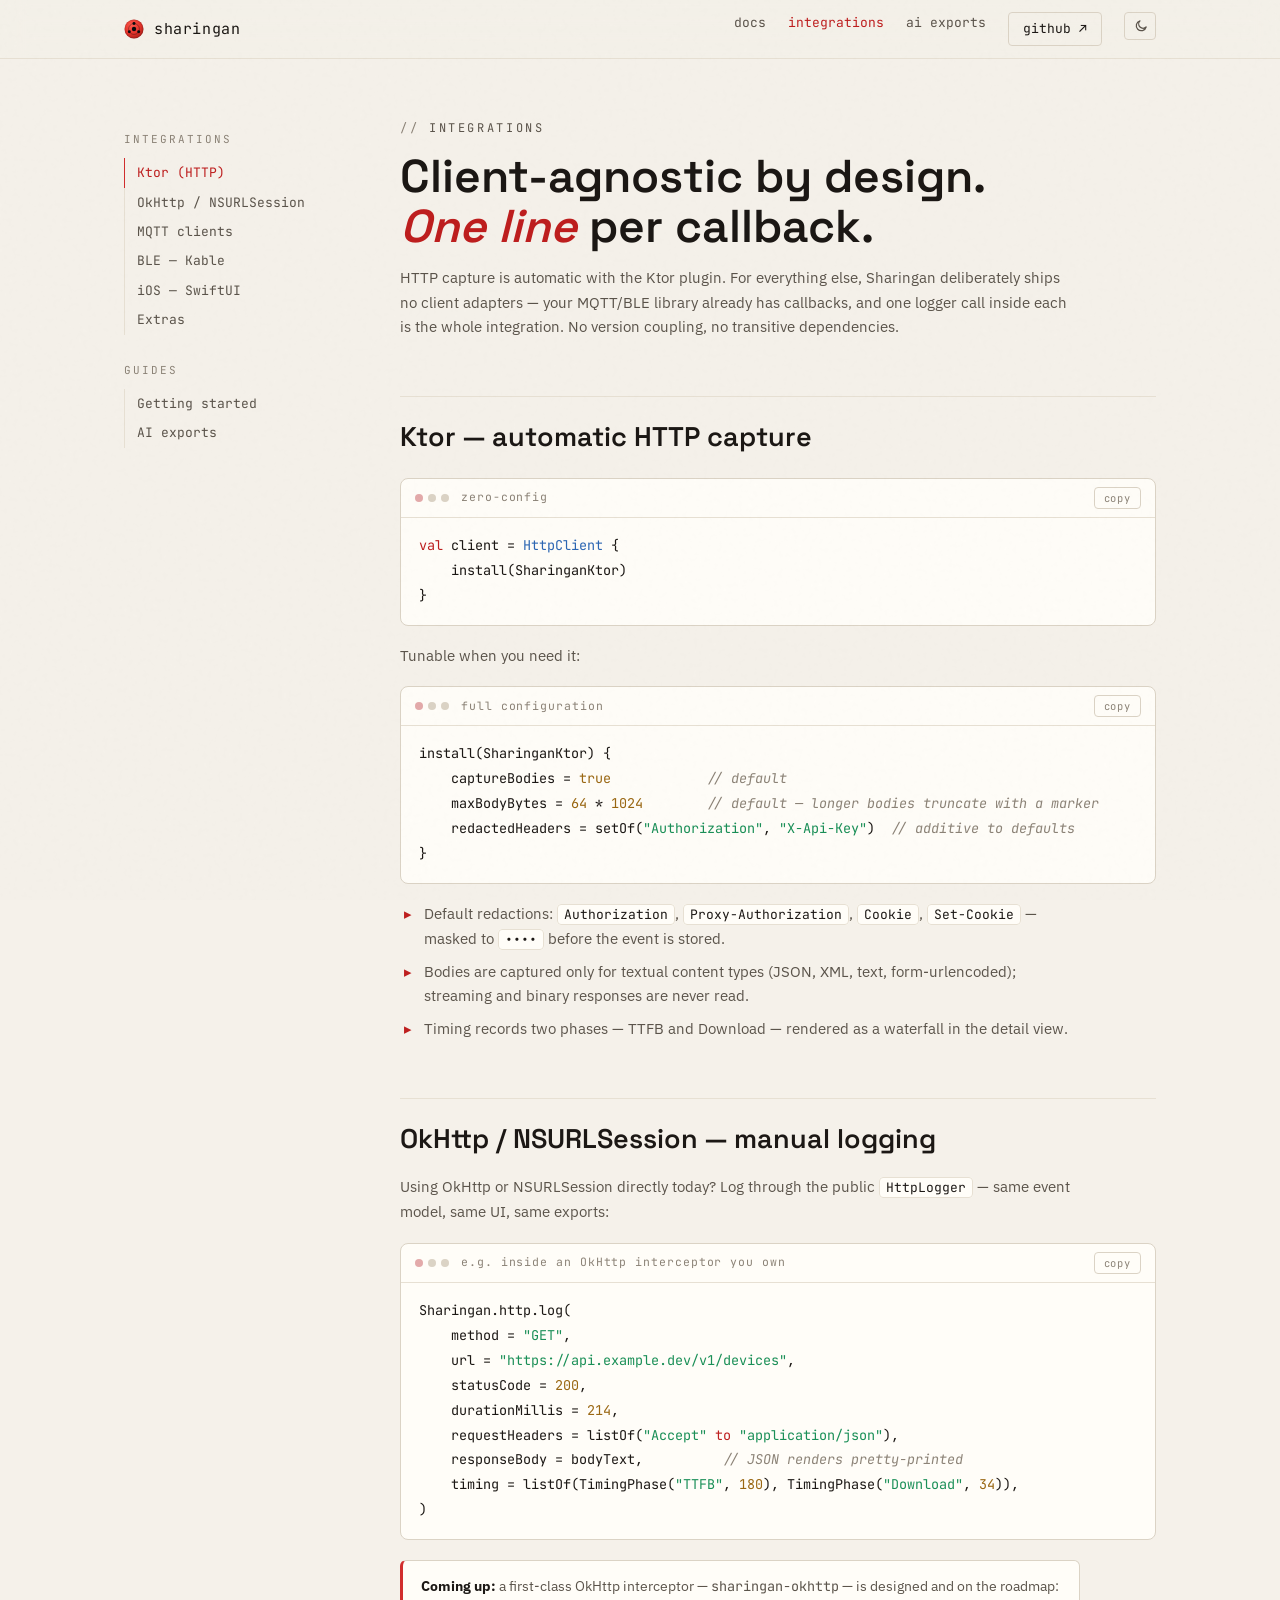
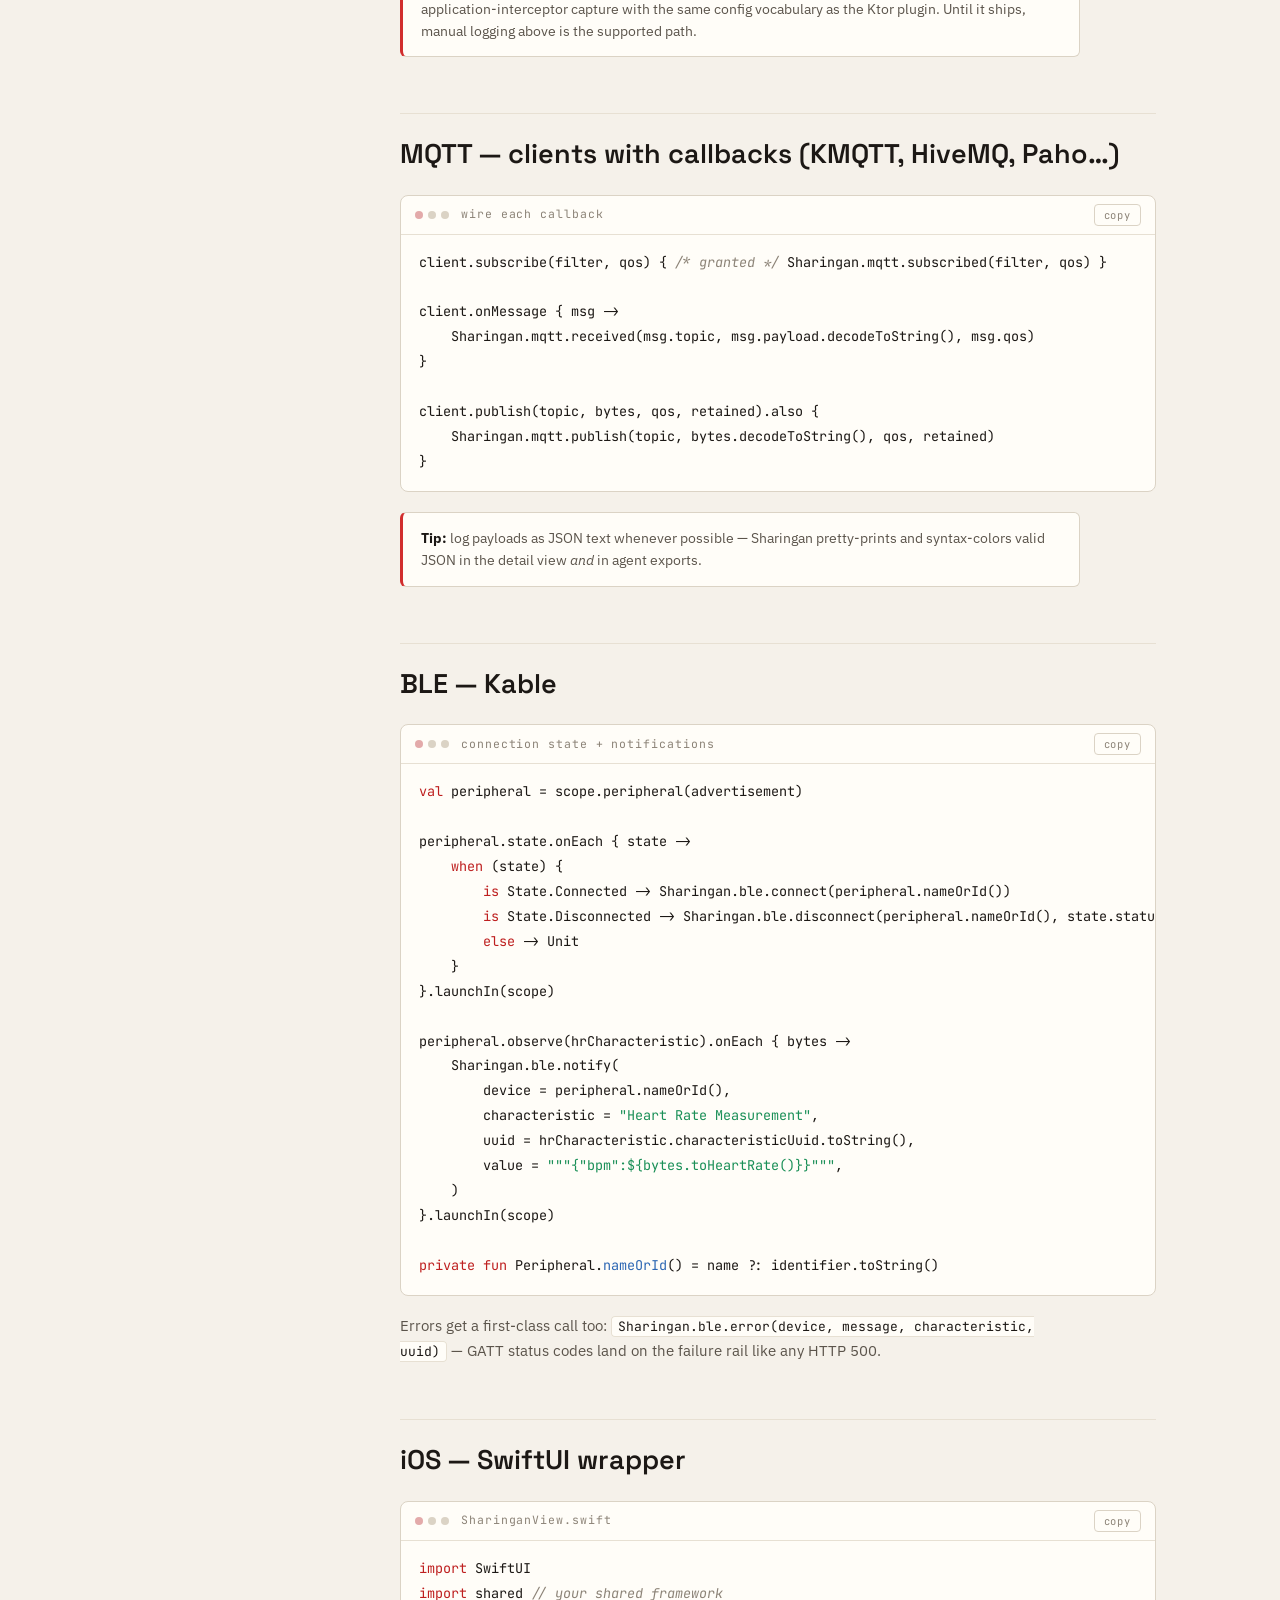
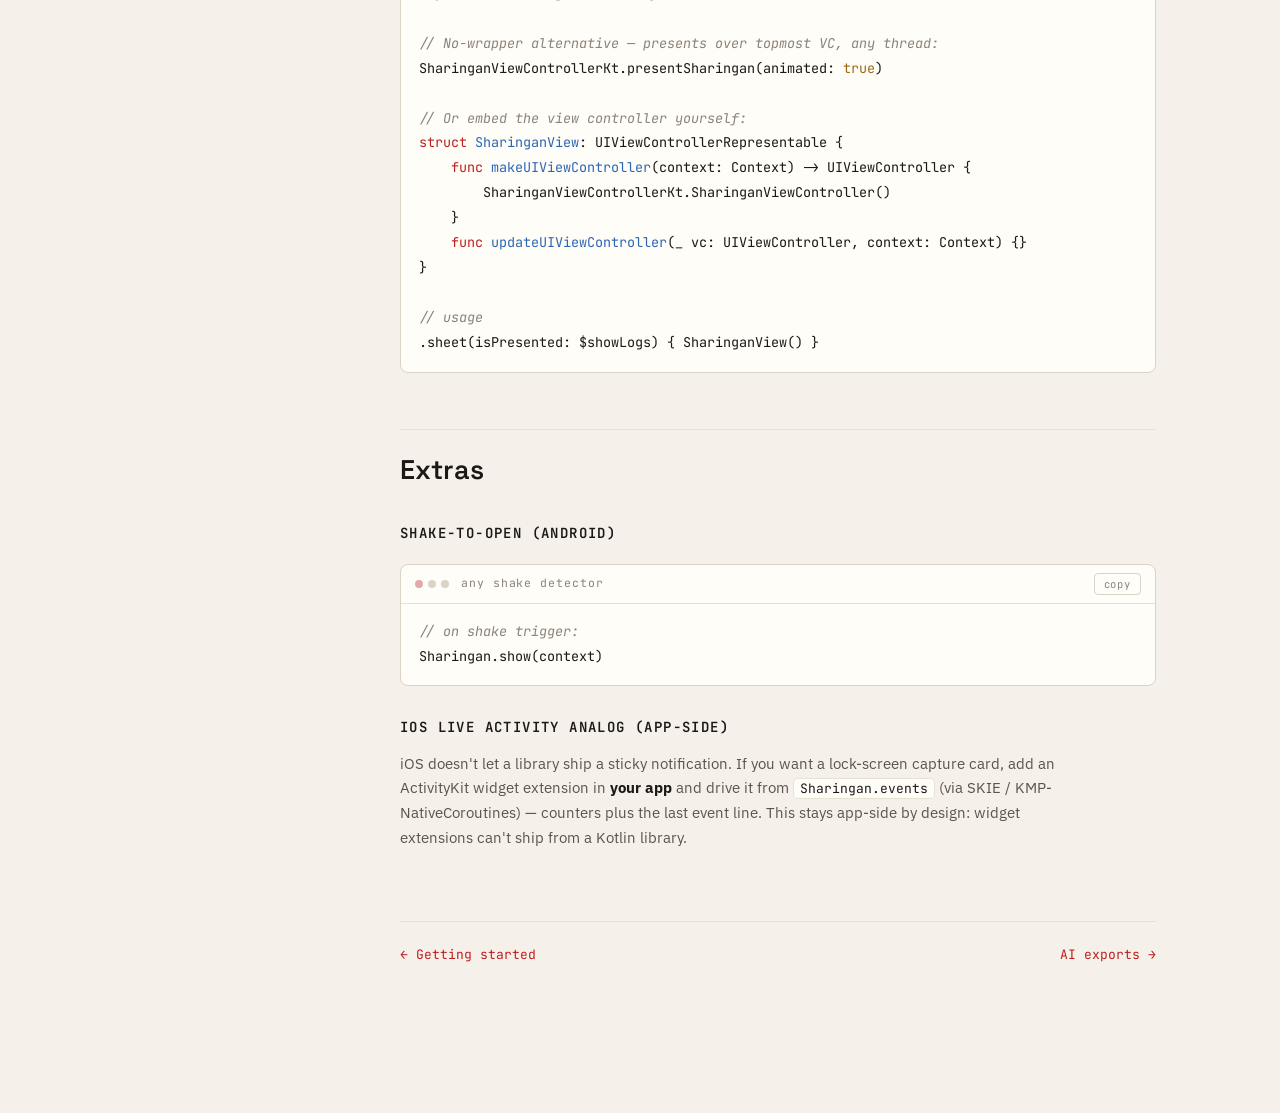
<file: site/docs/integrations.html>
<!DOCTYPE html>
<html lang="en">
<head>
<meta charset="UTF-8">
<meta name="viewport" content="width=device-width, initial-scale=1.0">
<script>(function(){try{var t=localStorage.getItem("sharingan-theme");if(t!=="light"&&t!=="dark")t=(window.matchMedia&&window.matchMedia("(prefers-color-scheme: light)").matches)?"light":"dark";document.documentElement.setAttribute("data-theme",t);}catch(e){}})();</script>
<title>Integrations — Sharingan docs</title>
<meta name="description" content="Wire Sharingan into Ktor, any MQTT client, Kable BLE, OkHttp or NSURLSession. Client-agnostic capture, one line per callback.">
<link rel="preconnect" href="https://fonts.googleapis.com">
<link rel="preconnect" href="https://fonts.gstatic.com" crossorigin>
<link href="https://fonts.googleapis.com/css2?family=IBM+Plex+Sans:ital,wght@0,400;0,500;0,600;1,400&family=JetBrains+Mono:wght@400;500;600;700&family=Space+Grotesk:wght@400;500;600;700&display=swap" rel="stylesheet">
<link rel="stylesheet" href="../assets/style.css">
<link rel="stylesheet" href="../assets/docs.css">
<link rel="icon" href="data:image/svg+xml,%3Csvg%20xmlns%3D%27http%3A%2F%2Fwww.w3.org%2F2000%2Fsvg%27%20viewBox%3D%270%200%2040%2040%27%3E%3Cdefs%3E%3CradialGradient%20id%3D%27i%27%20cx%3D%2715.44%27%20cy%3D%2712.4%27%20r%3D%2730.4%27%20gradientUnits%3D%27userSpaceOnUse%27%3E%3Cstop%20offset%3D%270%27%20stop-color%3D%27%23FF5A4E%27%2F%3E%3Cstop%20offset%3D%270.55%27%20stop-color%3D%27%23E5342B%27%2F%3E%3Cstop%20offset%3D%271%27%20stop-color%3D%27%23A21C16%27%2F%3E%3C%2FradialGradient%3E%3C%2Fdefs%3E%3Ccircle%20cx%3D%2720%27%20cy%3D%2720%27%20r%3D%2719%27%20fill%3D%27url%28%23i%29%27%2F%3E%3Ccircle%20cx%3D%2720%27%20cy%3D%2720%27%20r%3D%274.6%27%20fill%3D%27%230B0C0F%27%2F%3E%3Ccircle%20cx%3D%2720%27%20cy%3D%279.17%27%20r%3D%273%27%20fill%3D%27%230B0C0F%27%2F%3E%3Ccircle%20cx%3D%2729.38%27%20cy%3D%2725.42%27%20r%3D%273%27%20fill%3D%27%230B0C0F%27%2F%3E%3Ccircle%20cx%3D%2710.62%27%20cy%3D%2725.42%27%20r%3D%273%27%20fill%3D%27%230B0C0F%27%2F%3E%3C%2Fsvg%3E">
</head>
<body>

<nav class="nav">
  <div class="nav-inner">
    <a class="nav-brand" href="../index.html">
      <svg class="eye" viewBox="0 0 40 40" aria-hidden="true"><defs><radialGradient id="sharingan-iris" cx="15.44" cy="12.4" r="30.4" gradientUnits="userSpaceOnUse"><stop offset="0" stop-color="#FF5A4E"/><stop offset="0.55" stop-color="#E5342B"/><stop offset="1" stop-color="#A21C16"/></radialGradient></defs><circle cx="20" cy="20" r="19" fill="url(#sharingan-iris)"/><circle cx="20" cy="20" r="18.34" fill="none" stroke="#0B0C0F" stroke-opacity="0.22" stroke-width="1.33"/><circle cx="20" cy="20" r="10.83" fill="none" stroke="#0B0C0F" stroke-opacity="0.55" stroke-width="1.24"/><circle cx="20" cy="20" r="4.37" fill="#0B0C0F"/><circle cx="20" cy="9.17" r="2.95" fill="#0B0C0F"/><circle cx="29.38" cy="25.42" r="2.95" fill="#0B0C0F"/><circle cx="10.62" cy="25.42" r="2.95" fill="#0B0C0F"/></svg>
      sharingan
    </a>
    <div class="nav-links">
      <a href="getting-started.html">docs</a>
      <a href="integrations.html" class="active hide-sm">integrations</a>
      <a href="ai-exports.html" class="hide-sm">ai&nbsp;exports</a>
      <a class="nav-gh" href="https://github.com/mibrahimdev/Sharingan">github&nbsp;↗</a>
      <button class="theme-toggle" id="theme-toggle" type="button" aria-label="Toggle light and dark theme" title="Toggle theme"><svg class="ic-sun" viewBox="0 0 24 24" aria-hidden="true"><circle cx="12" cy="12" r="4"/><path d="M12 2v2M12 20v2M2 12h2M20 12h2M4.9 4.9l1.4 1.4M17.7 17.7l1.4 1.4M19.1 4.9l-1.4 1.4M6.3 17.7l-1.4 1.4"/></svg><svg class="ic-moon" viewBox="0 0 24 24" aria-hidden="true"><path d="M21 12.8A8 8 0 1 1 11.2 3a6 6 0 0 0 9.8 9.8z"/></svg></button>
    </div>
  </div>
</nav>

<div class="docs-grid">
  <aside class="docs-side">
    <div class="side-group">
      <p class="side-title">Integrations</p>
      <a href="#ktor" class="here">Ktor (HTTP)</a>
      <a href="#okhttp">OkHttp / NSURLSession</a>
      <a href="#mqtt">MQTT clients</a>
      <a href="#ble">BLE — Kable</a>
      <a href="#ios">iOS — SwiftUI</a>
      <a href="#extras">Extras</a>
    </div>
    <div class="side-group">
      <p class="side-title">Guides</p>
      <a href="getting-started.html">Getting started</a>
      <a href="ai-exports.html">AI exports</a>
    </div>
  </aside>

  <main class="docs-main">
    <p class="kicker">integrations</p>
    <h1>Client-agnostic by design.<br><em>One line</em> per callback.</h1>
    <p class="lede">HTTP capture is automatic with the Ktor plugin. For everything else,
    Sharingan deliberately ships no client adapters — your MQTT/BLE library already has
    callbacks, and one logger call inside each is the whole integration. No version
    coupling, no transitive dependencies.</p>

    <h2 id="ktor">Ktor — automatic HTTP capture</h2>
    <div class="codeblock">
      <div class="cb-head"><div class="dots"><i></i><i></i><i></i></div>zero-config<button class="cb-copy" data-copy="ktor1">copy</button></div>
      <pre id="copy-ktor1"><code><span class="k">val</span> client = <span class="f">HttpClient</span> {
    install(SharinganKtor)
}</code></pre>
    </div>
    <p>Tunable when you need it:</p>
    <div class="codeblock">
      <div class="cb-head"><div class="dots"><i></i><i></i><i></i></div>full configuration<button class="cb-copy" data-copy="ktor2">copy</button></div>
      <pre id="copy-ktor2"><code>install(SharinganKtor) {
    captureBodies = <span class="n">true</span>            <span class="c">// default</span>
    maxBodyBytes = <span class="n">64</span> * <span class="n">1024</span>        <span class="c">// default — longer bodies truncate with a marker</span>
    redactedHeaders = setOf(<span class="s">"Authorization"</span>, <span class="s">"X-Api-Key"</span>)  <span class="c">// additive to defaults</span>
}</code></pre>
    </div>
    <ul>
      <li>Default redactions: <code>Authorization</code>, <code>Proxy-Authorization</code>,
      <code>Cookie</code>, <code>Set-Cookie</code> — masked to <code>••••</code> before the
      event is stored.</li>
      <li>Bodies are captured only for textual content types (JSON, XML, text,
      form-urlencoded); streaming and binary responses are never read.</li>
      <li>Timing records two phases — TTFB and Download — rendered as a waterfall in the
      detail view.</li>
    </ul>

    <h2 id="okhttp">OkHttp / NSURLSession — manual logging</h2>
    <p>Using OkHttp or NSURLSession directly today? Log through the public
    <code>HttpLogger</code> — same event model, same UI, same exports:</p>
    <div class="codeblock">
      <div class="cb-head"><div class="dots"><i></i><i></i><i></i></div>e.g. inside an OkHttp interceptor you own<button class="cb-copy" data-copy="manual">copy</button></div>
      <pre id="copy-manual"><code>Sharingan.http.log(
    method = <span class="s">"GET"</span>,
    url = <span class="s">"https://api.example.dev/v1/devices"</span>,
    statusCode = <span class="n">200</span>,
    durationMillis = <span class="n">214</span>,
    requestHeaders = listOf(<span class="s">"Accept"</span> <span class="k">to</span> <span class="s">"application/json"</span>),
    responseBody = bodyText,          <span class="c">// JSON renders pretty-printed</span>
    timing = listOf(TimingPhase(<span class="s">"TTFB"</span>, <span class="n">180</span>), TimingPhase(<span class="s">"Download"</span>, <span class="n">34</span>)),
)</code></pre>
    </div>
    <div class="callout"><b>Coming up:</b> a first-class OkHttp interceptor —
    <code>sharingan-okhttp</code> — is designed and on the roadmap: application-interceptor
    capture with the same config vocabulary as the Ktor plugin. Until it ships, manual
    logging above is the supported path.</div>

    <h2 id="mqtt">MQTT — clients with callbacks (KMQTT, HiveMQ, Paho…)</h2>
    <div class="codeblock">
      <div class="cb-head"><div class="dots"><i></i><i></i><i></i></div>wire each callback<button class="cb-copy" data-copy="mqtt">copy</button></div>
      <pre id="copy-mqtt"><code>client.subscribe(filter, qos) { <span class="c">/* granted */</span> Sharingan.mqtt.subscribed(filter, qos) }

client.onMessage { msg -&gt;
    Sharingan.mqtt.received(msg.topic, msg.payload.decodeToString(), msg.qos)
}

client.publish(topic, bytes, qos, retained).also {
    Sharingan.mqtt.publish(topic, bytes.decodeToString(), qos, retained)
}</code></pre>
    </div>
    <div class="callout"><b>Tip:</b> log payloads as JSON text whenever possible —
    Sharingan pretty-prints and syntax-colors valid JSON in the detail view <i>and</i> in
    agent exports.</div>

    <h2 id="ble">BLE — Kable</h2>
    <div class="codeblock">
      <div class="cb-head"><div class="dots"><i></i><i></i><i></i></div>connection state + notifications<button class="cb-copy" data-copy="ble">copy</button></div>
      <pre id="copy-ble"><code><span class="k">val</span> peripheral = scope.peripheral(advertisement)

peripheral.state.onEach { state -&gt;
    <span class="k">when</span> (state) {
        <span class="k">is</span> State.Connected -&gt; Sharingan.ble.connect(peripheral.nameOrId())
        <span class="k">is</span> State.Disconnected -&gt; Sharingan.ble.disconnect(peripheral.nameOrId(), state.status?.toString())
        <span class="k">else</span> -&gt; Unit
    }
}.launchIn(scope)

peripheral.observe(hrCharacteristic).onEach { bytes -&gt;
    Sharingan.ble.notify(
        device = peripheral.nameOrId(),
        characteristic = <span class="s">"Heart Rate Measurement"</span>,
        uuid = hrCharacteristic.characteristicUuid.toString(),
        value = <span class="s">"""{"bpm":${bytes.toHeartRate()}}"""</span>,
    )
}.launchIn(scope)

<span class="k">private fun</span> Peripheral.<span class="f">nameOrId</span>() = name ?: identifier.toString()</code></pre>
    </div>
    <p>Errors get a first-class call too:
    <code>Sharingan.ble.error(device, message, characteristic, uuid)</code> — GATT status
    codes land on the failure rail like any HTTP 500.</p>

    <h2 id="ios">iOS — SwiftUI wrapper</h2>
    <div class="codeblock">
      <div class="cb-head"><div class="dots"><i></i><i></i><i></i></div>SharinganView.swift<button class="cb-copy" data-copy="swift">copy</button></div>
      <pre id="copy-swift"><code><span class="k">import</span> SwiftUI
<span class="k">import</span> shared <span class="c">// your shared framework</span>

<span class="c">// No-wrapper alternative — presents over topmost VC, any thread:</span>
SharinganViewControllerKt.presentSharingan(animated: <span class="n">true</span>)

<span class="c">// Or embed the view controller yourself:</span>
<span class="k">struct</span> <span class="f">SharinganView</span>: UIViewControllerRepresentable {
    <span class="k">func</span> <span class="f">makeUIViewController</span>(context: Context) -&gt; UIViewController {
        SharinganViewControllerKt.SharinganViewController()
    }
    <span class="k">func</span> <span class="f">updateUIViewController</span>(_ vc: UIViewController, context: Context) {}
}

<span class="c">// usage</span>
.sheet(isPresented: $showLogs) { SharinganView() }</code></pre>
    </div>

    <h2 id="extras">Extras</h2>
    <h3>Shake-to-open (Android)</h3>
    <div class="codeblock">
      <div class="cb-head"><div class="dots"><i></i><i></i><i></i></div>any shake detector<button class="cb-copy" data-copy="shake">copy</button></div>
      <pre id="copy-shake"><code><span class="c">// on shake trigger:</span>
Sharingan.show(context)</code></pre>
    </div>
    <h3>iOS Live Activity analog (app-side)</h3>
    <p>iOS doesn't let a library ship a sticky notification. If you want a lock-screen
    capture card, add an ActivityKit widget extension in <b>your app</b> and drive it from
    <code>Sharingan.events</code> (via SKIE / KMP-NativeCoroutines) — counters plus the last
    event line. This stays app-side by design: widget extensions can't ship from a Kotlin
    library.</p>

    <div class="next-prev">
      <a href="getting-started.html">← Getting started</a>
      <a href="ai-exports.html">AI exports →</a>
    </div>
  </main>
</div>

<footer>
  <div class="wrap">
    <span>👁 sharingan · Apache-2.0</span>
    <span class="spacer"></span>
    <a href="getting-started.html">getting started</a>
    <a href="integrations.html">integrations</a>
    <a href="ai-exports.html">ai exports</a>
    <a href="https://github.com/mibrahimdev/Sharingan">github ↗</a>
  </div>
</footer>

<script src="../assets/site.js" defer></script>
</body>
</html>
</file>
<file: site/assets/style.css>
/* ─────────────────────────────────────────────────────────────
   Sharingan site — terminal-noir, crimson eye.
   Display: Space Grotesk · Body: IBM Plex Sans · Mono: JetBrains Mono
   ───────────────────────────────────────────────────────────── */

:root {
  --bg: #0b0a09;
  --bg-raised: #14110f;
  --bg-panel: #181411;
  --line: #2a241f;
  --line-soft: #1f1a16;
  --ink: #ede9e3;
  --ink-dim: #a39a8f;
  --ink-faint: #6e665c;
  --crimson: #e23b3b;
  --crimson-bright: #ff5249;
  --crimson-dim: #8f2424;
  --ok: #4cc38a;
  --warn: #e5a13b;
  --info: #62a0ea;
  --mono: "JetBrains Mono", ui-monospace, "SF Mono", Menlo, monospace;
  --display: "Space Grotesk", system-ui, sans-serif;
  --body: "IBM Plex Sans", system-ui, sans-serif;
  --maxw: 1080px;
}

/* warm-paper light theme — cohesive with the terminal-noir dark default */
:root[data-theme="light"] {
  --bg: #f5f1ea;
  --bg-raised: #fffdf8;
  --bg-panel: #efe8dd;
  --line: #dbd3c5;
  --line-soft: #e7e0d3;
  --ink: #1c1815;
  --ink-dim: #5b544b;
  --ink-faint: #8c8377;
  --crimson: #d12e2e;
  --crimson-bright: #be1f1f;
  --crimson-dim: #e3aaaa;
  --ok: #1a8f57;
  --warn: #9a6712;
  --info: #2c66b3;
}

* { margin: 0; padding: 0; box-sizing: border-box; }

html { scroll-behavior: smooth; }

body {
  background: var(--bg);
  color: var(--ink);
  font-family: var(--body);
  font-size: 15px;
  line-height: 1.65;
  -webkit-font-smoothing: antialiased;
  overflow-x: hidden;
  transition: background-color 0.3s ease, color 0.3s ease;
}

/* grain overlay */
body::before {
  content: "";
  position: fixed;
  inset: 0;
  pointer-events: none;
  z-index: 2000;
  opacity: 0.5;
  background-image: url("data:image/svg+xml,%3Csvg viewBox='0 0 200 200' xmlns='http://www.w3.org/2000/svg'%3E%3Cfilter id='n'%3E%3CfeTurbulence type='fractalNoise' baseFrequency='0.9' numOctaves='2'/%3E%3CfeColorMatrix values='0 0 0 0 0 0 0 0 0 0 0 0 0 0 0 0 0 0 0.04 0'/%3E%3C/filter%3E%3Crect width='100%25' height='100%25' filter='url(%23n)'/%3E%3C/svg%3E");
}
/* the dark grain is too heavy on paper — lighten it */
:root[data-theme="light"] body::before { opacity: 0.22; }

::selection { background: var(--crimson-dim); color: var(--ink); }

a { color: inherit; text-decoration: none; }

/* ── nav ─────────────────────────────────────────────────── */
.nav {
  position: sticky;
  top: 0;
  z-index: 100;
  border-bottom: 1px solid var(--line-soft);
  background: color-mix(in srgb, var(--bg) 82%, transparent);
  backdrop-filter: blur(12px);
}
.nav-inner {
  max-width: var(--maxw);
  margin: 0 auto;
  padding: 0 24px;
  height: 58px;
  display: flex;
  align-items: center;
  gap: 28px;
}
.nav-brand {
  font-family: var(--mono);
  display: flex;
  align-items: center;
  gap: 10px;
  font-size: 15px;
  letter-spacing: 0.04em;
  color: var(--ink);
}
.nav-brand .eye { width: 20px; height: 20px; }
.nav-links {
  font-family: var(--mono);
  display: flex;
  gap: 22px;
  margin-left: auto;
  font-size: 13px;
  color: var(--ink-dim);
}
.nav-links a { transition: color 0.15s; }
.nav-links a:hover, .nav-links a.active { color: var(--crimson-bright); }
.nav-gh {
  border: 1px solid var(--line);
  padding: 5px 14px;
  border-radius: 4px;
  color: var(--ink);
  transition: border-color 0.15s, color 0.15s;
}
.nav-gh:hover { border-color: var(--crimson); color: var(--crimson-bright); }
.theme-toggle {
  display: inline-flex;
  align-items: center;
  justify-content: center;
  width: 32px;
  height: 28px;
  padding: 0;
  background: none;
  border: 1px solid var(--line);
  border-radius: 4px;
  color: var(--ink-dim);
  cursor: pointer;
  transition: color 0.15s, border-color 0.15s;
}
.theme-toggle:hover { color: var(--crimson-bright); border-color: var(--crimson); }
.theme-toggle svg {
  width: 15px;
  height: 15px;
  fill: none;
  stroke: currentColor;
  stroke-width: 2;
  stroke-linecap: round;
  stroke-linejoin: round;
}
.theme-toggle .ic-moon { display: none; }
:root[data-theme="light"] .theme-toggle .ic-sun { display: none; }
:root[data-theme="light"] .theme-toggle .ic-moon { display: inline; }

/* ── shared bits ─────────────────────────────────────────── */
.wrap { max-width: var(--maxw); margin: 0 auto; padding: 0 24px; }

.kicker {
  font-family: var(--mono);
  font-size: 12px;
  letter-spacing: 0.22em;
  text-transform: uppercase;
  color: var(--crimson-bright);
}
.kicker::before { content: "// "; color: var(--ink-faint); }

h2.display {
  font-family: var(--display);
  font-weight: 600;
  font-size: clamp(30px, 4.6vw, 44px);
  line-height: 1.12;
  letter-spacing: -0.01em;
  margin: 14px 0 18px;
}
h2.display em { color: var(--crimson-bright); font-style: italic; }

.lede { color: var(--ink-dim); max-width: 640px; }

code { font-family: var(--mono); }

.codeblock {
  background: var(--bg-raised);
  border: 1px solid var(--line);
  border-radius: 8px;
  overflow: hidden;
  font-size: 13.5px;
}
.codeblock .cb-head {
  font-family: var(--mono);
  display: flex;
  align-items: center;
  padding: 8px 14px;
  border-bottom: 1px solid var(--line-soft);
  color: var(--ink-faint);
  font-size: 11.5px;
  letter-spacing: 0.08em;
}
.codeblock .cb-head .dots { display: flex; gap: 5px; margin-right: 12px; }
.codeblock .cb-head .dots i {
  width: 8px; height: 8px; border-radius: 50%;
  background: var(--line); display: block;
}
.codeblock .cb-head .dots i:first-child { background: var(--crimson-dim); }
.codeblock pre {
  padding: 16px 18px;
  overflow-x: auto;
  line-height: 1.7;
}
.cb-copy {
  margin-left: auto;
  background: none;
  border: 1px solid var(--line);
  border-radius: 4px;
  color: var(--ink-faint);
  font-family: var(--mono);
  font-size: 10.5px;
  letter-spacing: 0.08em;
  padding: 3px 9px;
  cursor: pointer;
  transition: color .15s, border-color .15s;
}
.cb-copy:hover { color: var(--crimson-bright); border-color: var(--crimson); }

/* syntax tints */
.k { color: var(--crimson-bright); }            /* keyword */
.f { color: var(--info); }                      /* function/type */
.s { color: var(--ok); }                        /* string */
.c { color: var(--ink-faint); font-style: italic; } /* comment */
.n { color: var(--warn); }                      /* number/const */

/* ── buttons ─────────────────────────────────────────────── */
.btn {
  display: inline-flex;
  align-items: center;
  gap: 9px;
  font-family: var(--mono);
  font-size: 13.5px;
  letter-spacing: 0.04em;
  padding: 11px 22px;
  border-radius: 5px;
  border: 1px solid transparent;
  cursor: pointer;
  transition: transform .15s, box-shadow .15s, border-color .15s, background .15s;
}
.btn-primary {
  background: var(--crimson);
  color: #fff;
  box-shadow: 0 0 0 0 rgba(226, 59, 59, 0.35);
}
.btn-primary:hover {
  background: var(--crimson-bright);
  transform: translateY(-1px);
  box-shadow: 0 6px 24px -6px rgba(226, 59, 59, 0.55);
}
.btn-ghost {
  border-color: var(--line);
  color: var(--ink-dim);
}
.btn-ghost:hover { border-color: var(--crimson); color: var(--ink); }

/* ── footer ──────────────────────────────────────────────── */
footer {
  font-family: var(--mono);
  border-top: 1px solid var(--line-soft);
  margin-top: 110px;
  padding: 44px 0 60px;
  color: var(--ink-faint);
  font-size: 12.5px;
}
footer .wrap { display: flex; flex-wrap: wrap; gap: 18px; align-items: center; }
footer a { color: var(--ink-dim); }
footer a:hover { color: var(--crimson-bright); }
footer .spacer { flex: 1; }

/* ── reveal animation ────────────────────────────────────── */
@media (prefers-reduced-motion: no-preference) {
  .reveal {
    opacity: 0;
    transform: translateY(18px);
    animation: rise 0.7s cubic-bezier(0.2, 0.7, 0.2, 1) forwards;
  }
  .reveal.d1 { animation-delay: 0.08s; }
  .reveal.d2 { animation-delay: 0.16s; }
  .reveal.d3 { animation-delay: 0.26s; }
  .reveal.d4 { animation-delay: 0.38s; }
  @keyframes rise { to { opacity: 1; transform: none; } }
}

@media (max-width: 720px) {
  .nav-links { gap: 14px; }
  .nav-links a.hide-sm { display: none; }
}
</file>
<file: site/assets/landing.css>
/* ── landing-only styles ─────────────────────────────────── */

/* hero */
.hero {
  position: relative;
  padding: 96px 0 110px;
  overflow: hidden;
}
.hero-iris {
  position: absolute;
  top: -340px;
  right: -260px;
  width: 820px;
  height: 820px;
  border-radius: 50%;
  background:
    radial-gradient(circle at center,
      rgba(226, 59, 59, 0.16) 0%,
      rgba(226, 59, 59, 0.07) 32%,
      transparent 62%);
  pointer-events: none;
}
.hero-iris::after {
  content: "";
  position: absolute;
  inset: 26%;
  border-radius: 50%;
  border: 1px solid rgba(226, 59, 59, 0.18);
  animation: iris 9s ease-in-out infinite;
}
@keyframes iris {
  0%, 100% { transform: scale(1); opacity: 0.6; }
  50% { transform: scale(1.12); opacity: 0.25; }
}

.hero-grid {
  display: grid;
  grid-template-columns: minmax(0, 1.05fr) minmax(0, 0.95fr);
  gap: 56px;
  align-items: center;
  position: relative;
}
.hero h1 {
  font-family: var(--display);
  font-weight: 600;
  font-size: clamp(40px, 5.6vw, 62px);
  line-height: 1.06;
  letter-spacing: -0.015em;
  margin: 16px 0 22px;
}
.hero h1 em { color: var(--crimson-bright); }
.hero-cta { display: flex; gap: 14px; flex-wrap: wrap; margin-top: 30px; }
.hero-meta { font-family: var(--mono); margin-top: 26px; font-size: 12px; color: var(--ink-faint); letter-spacing: 0.03em; }

/* capture panel */
.capture {
  font-family: var(--mono);
  background: var(--bg-panel);
  border: 1px solid var(--line);
  border-radius: 10px;
  box-shadow:
    0 30px 80px -30px rgba(0, 0, 0, 0.8),
    0 0 0 1px rgba(226, 59, 59, 0.05),
    0 0 90px -40px rgba(226, 59, 59, 0.35);
  font-size: 12.5px;
  transform: rotate(0.6deg);
}
.capture-head {
  display: flex;
  align-items: center;
  gap: 14px;
  padding: 10px 16px;
  border-bottom: 1px solid var(--line-soft);
  color: var(--ink-faint);
  font-size: 11px;
  letter-spacing: 0.1em;
}
.rec { color: var(--crimson-bright); display: flex; align-items: center; gap: 6px; font-weight: 600; }
.rec i {
  width: 7px; height: 7px; border-radius: 50%;
  background: var(--crimson-bright);
  animation: blink 1.4s steps(1) infinite;
}
@keyframes blink { 50% { opacity: 0.2; } }
.capture-count { margin-left: auto; }

.capture-body { padding: 10px 0; }
.row {
  display: flex;
  align-items: baseline;
  gap: 12px;
  padding: 6px 16px;
  opacity: 0;
  animation: logrow 0.45s ease-out forwards;
  white-space: nowrap;
}
.row:nth-child(1) { animation-delay: 0.7s; }
.row:nth-child(2) { animation-delay: 1.3s; }
.row:nth-child(3) { animation-delay: 1.9s; }
.row:nth-child(4) { animation-delay: 2.5s; }
.row:nth-child(5) { animation-delay: 3.1s; }
.row:nth-child(6) { animation-delay: 3.8s; }
.row:nth-child(7) { animation-delay: 4.5s; }
.row:nth-child(8) { animation-delay: 5.1s; }
@keyframes logrow {
  from { opacity: 0; transform: translateX(-8px); }
  to { opacity: 1; transform: none; }
}
@media (prefers-reduced-motion: reduce) {
  .row { animation: none; opacity: 1; }
  .rec i { animation: none; }
}
.row.err { background: rgba(226, 59, 59, 0.06); box-shadow: inset 2px 0 0 var(--crimson); }
.badge {
  font-size: 10.5px;
  font-weight: 600;
  padding: 1px 7px;
  border-radius: 3px;
  letter-spacing: 0.05em;
}
.badge.ok   { color: var(--ok); background: rgba(76, 195, 138, 0.12); }
.badge.warn { color: var(--warn); background: rgba(229, 161, 59, 0.12); }
.badge.bad  { color: var(--crimson-bright); background: rgba(226, 59, 59, 0.14); }
.badge.proto { color: var(--warn); background: rgba(229, 161, 59, 0.1); }
.badge.proto.blue { color: var(--info); background: rgba(98, 160, 234, 0.12); }
.verb { color: var(--ink); font-weight: 600; min-width: 38px; }
.path { color: var(--ink-dim); overflow: hidden; text-overflow: ellipsis; flex: 1; }
.ms { color: var(--ink-faint); font-size: 11px; }

.capture-foot {
  display: flex;
  justify-content: space-between;
  padding: 9px 16px;
  border-top: 1px solid var(--line-soft);
  color: var(--ink-faint);
  font-size: 11px;
  letter-spacing: 0.06em;
}
.capture-foot b { color: var(--crimson-bright); font-weight: 600; }
.caret { animation: blink 1.1s steps(1) infinite; color: var(--crimson-bright); }

/* sections */
.section { padding: 96px 0 0; }

/* protocol cards */
.proto-grid {
  display: grid;
  grid-template-columns: repeat(3, 1fr);
  gap: 18px;
  margin-top: 44px;
}
.proto-card {
  background: var(--bg-raised);
  border: 1px solid var(--line-soft);
  border-radius: 9px;
  padding: 26px 24px 22px;
  display: flex;
  flex-direction: column;
  gap: 12px;
  transition: border-color 0.2s, transform 0.2s;
}
.proto-card:hover { border-color: var(--crimson-dim); transform: translateY(-3px); }
.proto-card h3 {
  font-family: var(--mono);
  font-size: 15px;
  font-weight: 600;
  letter-spacing: 0.12em;
  display: flex; gap: 9px; align-items: center;
}
.tick { font-size: 10px; }
.ok-t { color: var(--ok); } .warn-t { color: var(--warn); } .info-t { color: var(--info); }
.proto-card p { color: var(--ink-dim); font-size: 13.5px; flex: 1; }
.proto-card p em { color: var(--ink); font-style: normal; }
.proto-snippet {
  font-family: var(--mono);
  display: block;
  font-size: 12px;
  color: var(--crimson-bright);
  background: var(--bg);
  border: 1px solid var(--line-soft);
  border-radius: 5px;
  padding: 8px 12px;
  overflow-x: auto;
  white-space: nowrap;
}

/* agent section */
.agent-grid {
  display: grid;
  grid-template-columns: minmax(0, 1.1fr) minmax(0, 0.9fr);
  gap: 40px;
  margin-top: 44px;
  align-items: start;
}
.agent-points {
  list-style: none;
  display: flex;
  flex-direction: column;
  gap: 18px;
  font-size: 13.5px;
  color: var(--ink-dim);
}
.agent-points li { padding-left: 20px; position: relative; }
.agent-points li::before {
  content: "▸";
  position: absolute; left: 0;
  color: var(--crimson-bright);
}
.agent-points b { color: var(--ink); }

/* noop */
.noop-block { margin-top: 40px; max-width: 640px; }
.noop-note { margin-top: 16px; font-size: 13px; color: var(--ink-faint); max-width: 640px; }
.noop-note a { color: var(--crimson-bright); border-bottom: 1px solid var(--crimson-dim); }

/* gallery */
.gallery-section { background: linear-gradient(var(--bg), var(--bg-raised) 30%, var(--bg)); }
.gallery {
  display: flex;
  gap: 22px;
  overflow-x: auto;
  padding: 48px 24px 18px;
  max-width: calc(var(--maxw) + 48px);
  margin: 0 auto;
  scroll-snap-type: x mandatory;
  scrollbar-width: thin;
  scrollbar-color: var(--line) transparent;
}
.gallery figure { scroll-snap-align: start; flex: 0 0 232px; }
.gallery img {
  width: 100%;
  border-radius: 14px;
  border: 1px solid var(--line);
  box-shadow: 0 18px 50px -18px rgba(0, 0, 0, 0.7);
  transition: transform 0.25s, box-shadow 0.25s;
}
.gallery figure:nth-child(odd) img { transform: rotate(-0.7deg); }
.gallery figure:nth-child(even) img { transform: rotate(0.7deg); }
.gallery img:hover {
  transform: rotate(0deg) translateY(-6px);
  box-shadow: 0 24px 60px -16px rgba(226, 59, 59, 0.25);
}
.gallery figcaption {
  font-family: var(--mono);
  text-align: center;
  margin-top: 12px;
  font-size: 11.5px;
  letter-spacing: 0.08em;
  color: var(--ink-faint);
}

/* quickstart */
.qs-steps {
  display: grid;
  grid-template-columns: repeat(3, 1fr);
  gap: 18px;
  margin: 44px 0 40px;
}
.qs-step {
  border-top: 1px solid var(--line);
  padding-top: 18px;
  font-size: 13.5px;
  color: var(--ink-dim);
}
.qs-n {
  font-family: var(--display);
  font-style: italic;
  font-size: 30px;
  color: var(--crimson-bright);
  display: block;
  margin-bottom: 10px;
}

@media (max-width: 880px) {
  .hero { padding: 64px 0 70px; }
  .hero-grid { grid-template-columns: minmax(0, 1fr); gap: 44px; }
  /* Let the capture panel shrink below its nowrap min-content instead of
     inflating the grid track (which stretched — and clipped — the hero text). */
  .capture { transform: none; min-width: 0; }
  .proto-grid, .qs-steps { grid-template-columns: 1fr; }
  .agent-grid { grid-template-columns: 1fr; }
  /* Same fix for the protocol cards: the nowrap .proto-snippet was inflating
     the card's min-content and pushing card text off-screen. Let the card
     shrink so the snippet scrolls inside it (it already has overflow-x: auto). */
  .proto-card { min-width: 0; }
  /* Break long inline identifiers/paths so they wrap instead of overflowing. */
  .qs-step code, .agent-points code, .noop-note code { overflow-wrap: anywhere; }
}
</file>
<file: site/assets/docs.css>
/* ── docs layout ─────────────────────────────────────────── */

.docs-grid {
  max-width: var(--maxw);
  margin: 0 auto;
  padding: 0 24px;
  display: grid;
  grid-template-columns: 220px minmax(0, 1fr);
  gap: 56px;
}

.docs-side {
  font-family: var(--mono);
  position: sticky;
  top: 90px;
  align-self: start;
  padding: 40px 0;
  font-size: 13px;
}
.docs-side .side-group { margin-bottom: 26px; }
.docs-side .side-title {
  font-size: 11px;
  letter-spacing: 0.18em;
  text-transform: uppercase;
  color: var(--ink-faint);
  margin-bottom: 10px;
}
.docs-side a {
  display: block;
  color: var(--ink-dim);
  padding: 4px 0 4px 12px;
  border-left: 1px solid var(--line-soft);
  transition: color 0.15s, border-color 0.15s;
}
.docs-side a:hover { color: var(--ink); }
.docs-side a.here {
  color: var(--crimson-bright);
  border-left-color: var(--crimson);
}

.docs-main { padding: 48px 0 40px; min-width: 0; }
.docs-main h1 {
  font-family: var(--display);
  font-weight: 600;
  font-size: clamp(34px, 4.4vw, 46px);
  line-height: 1.1;
  margin: 10px 0 14px;
}
.docs-main h1 em { color: var(--crimson-bright); }
.docs-main .lede { margin-bottom: 40px; }

.docs-main h2 {
  font-family: var(--display);
  font-weight: 600;
  font-size: 27px;
  margin: 56px 0 14px;
  padding-top: 18px;
  border-top: 1px solid var(--line-soft);
}
.docs-main h3 {
  font-family: var(--mono);
  font-size: 14px;
  font-weight: 600;
  letter-spacing: 0.1em;
  text-transform: uppercase;
  color: var(--ink);
  margin: 30px 0 10px;
}
.docs-main p { color: var(--ink-dim); margin: 12px 0; max-width: 680px; }
.docs-main p b, .docs-main li b { color: var(--ink); }
.docs-main ul { margin: 12px 0 12px 4px; list-style: none; }
.docs-main li {
  color: var(--ink-dim);
  padding-left: 20px;
  position: relative;
  margin: 8px 0;
  max-width: 680px;
}
.docs-main li::before { content: "▸"; position: absolute; left: 0; color: var(--crimson-bright); }
.docs-main p code, .docs-main li code, .docs-main td code {
  background: var(--bg-raised);
  border: 1px solid var(--line-soft);
  border-radius: 4px;
  padding: 1px 6px;
  font-size: 13px;
  color: var(--ink);
}
.docs-main a:not(.btn) { color: var(--crimson-bright); border-bottom: 1px solid var(--crimson-dim); }
.docs-main .codeblock { margin: 18px 0; }

.callout {
  border: 1px solid var(--line);
  border-left: 3px solid var(--crimson);
  border-radius: 6px;
  background: var(--bg-raised);
  padding: 14px 18px;
  margin: 20px 0;
  font-size: 13.5px;
  color: var(--ink-dim);
  max-width: 680px;
}
.callout b { color: var(--ink); }

table.api {
  border-collapse: collapse;
  width: 100%;
  font-size: 13px;
  margin: 18px 0;
}
table.api th {
  font-family: var(--mono);
  text-align: left;
  font-size: 11px;
  letter-spacing: 0.14em;
  text-transform: uppercase;
  color: var(--ink-faint);
  padding: 8px 14px;
  border-bottom: 1px solid var(--line);
}
table.api td {
  padding: 9px 14px;
  border-bottom: 1px solid var(--line-soft);
  color: var(--ink-dim);
  vertical-align: top;
}
table.api td:first-child { white-space: nowrap; }

.next-prev {
  font-family: var(--mono);
  display: flex;
  justify-content: space-between;
  gap: 14px;
  margin-top: 70px;
  padding-top: 22px;
  border-top: 1px solid var(--line-soft);
  font-size: 13px;
}
.next-prev a { color: var(--ink-dim); border: none !important; }
.next-prev a:hover { color: var(--crimson-bright); }

@media (max-width: 860px) {
  .docs-grid { grid-template-columns: 1fr; gap: 0; }
  .docs-side { position: static; padding-bottom: 0; display: flex; flex-wrap: wrap; gap: 4px 18px; border-bottom: 1px solid var(--line-soft); }
  .docs-side .side-group { margin-bottom: 14px; }
  /* API tables: let the first column wrap and long tokens break so the
     second column isn't pushed off-screen and trimmed by overflow-x: hidden. */
  table.api td:first-child { white-space: normal; }
  .docs-main p code, .docs-main li code, .docs-main td code, .callout code {
    overflow-wrap: anywhere;
  }
}
</file>
